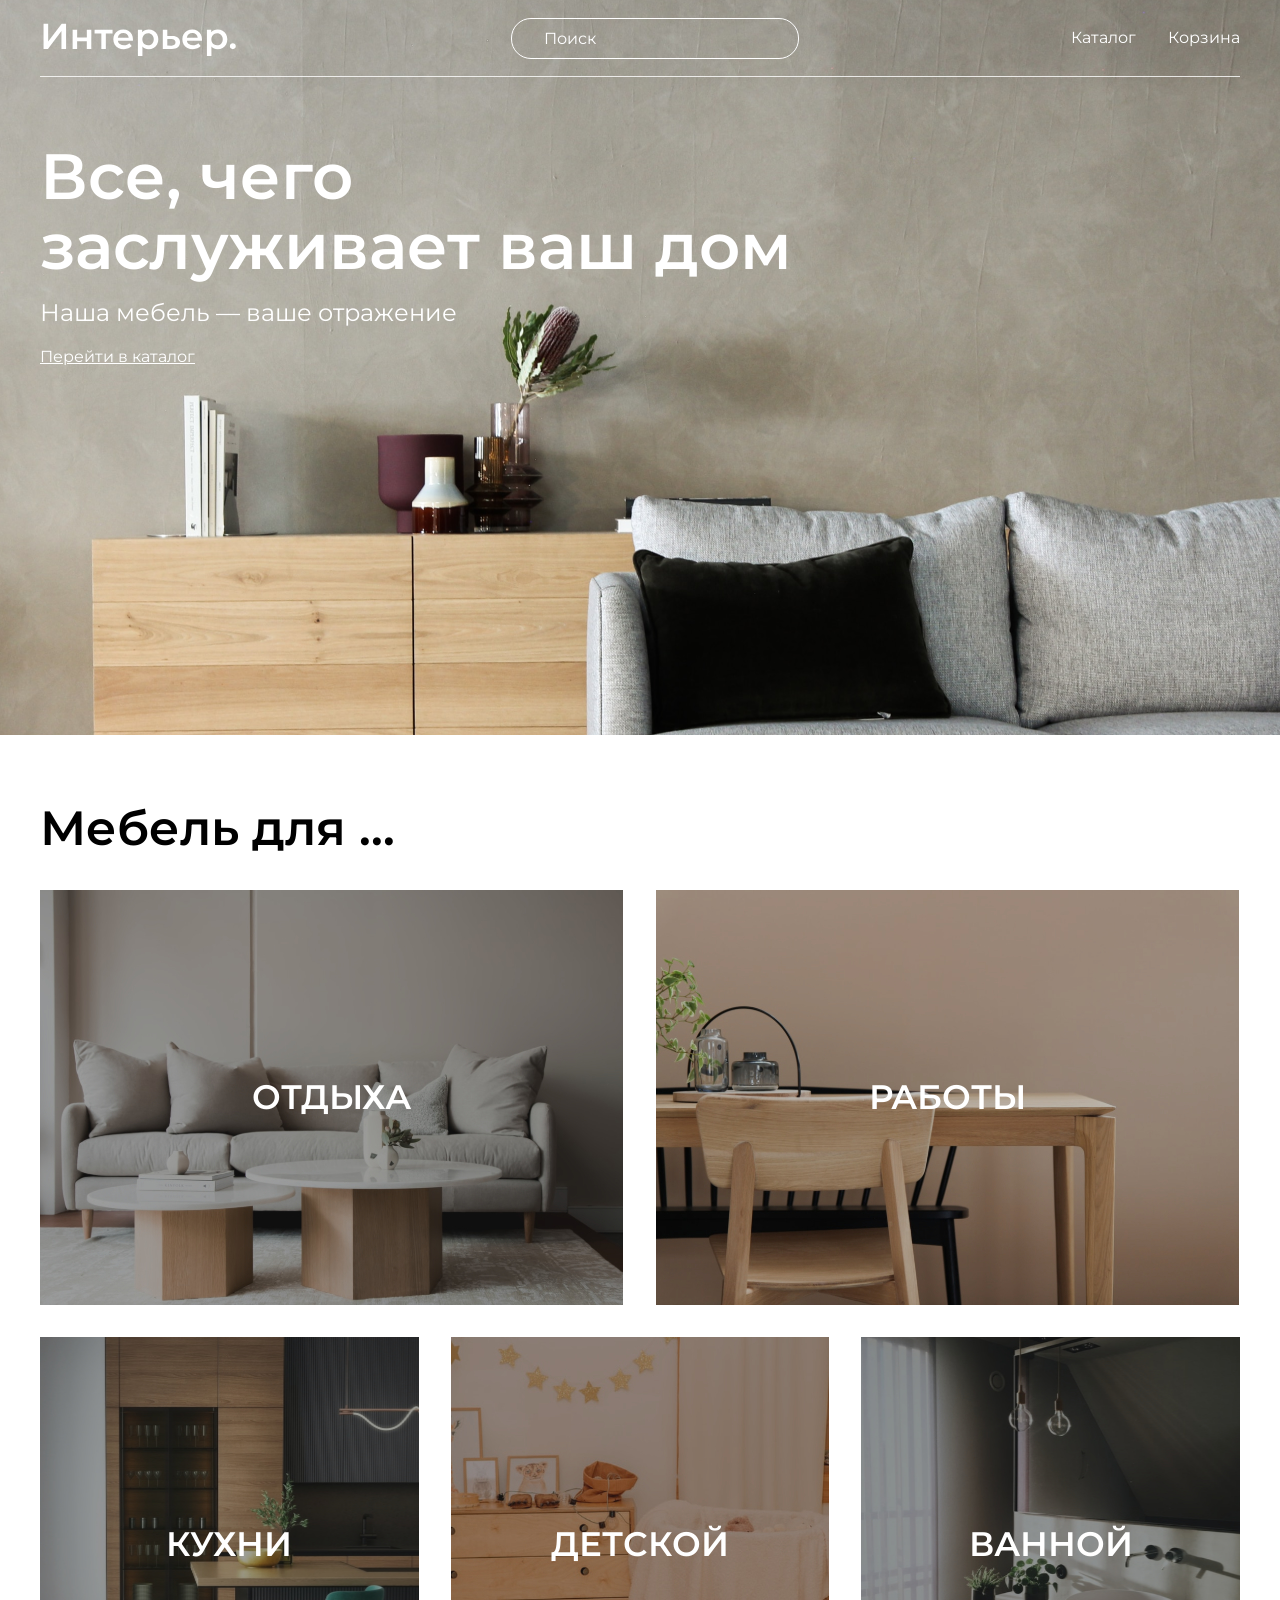
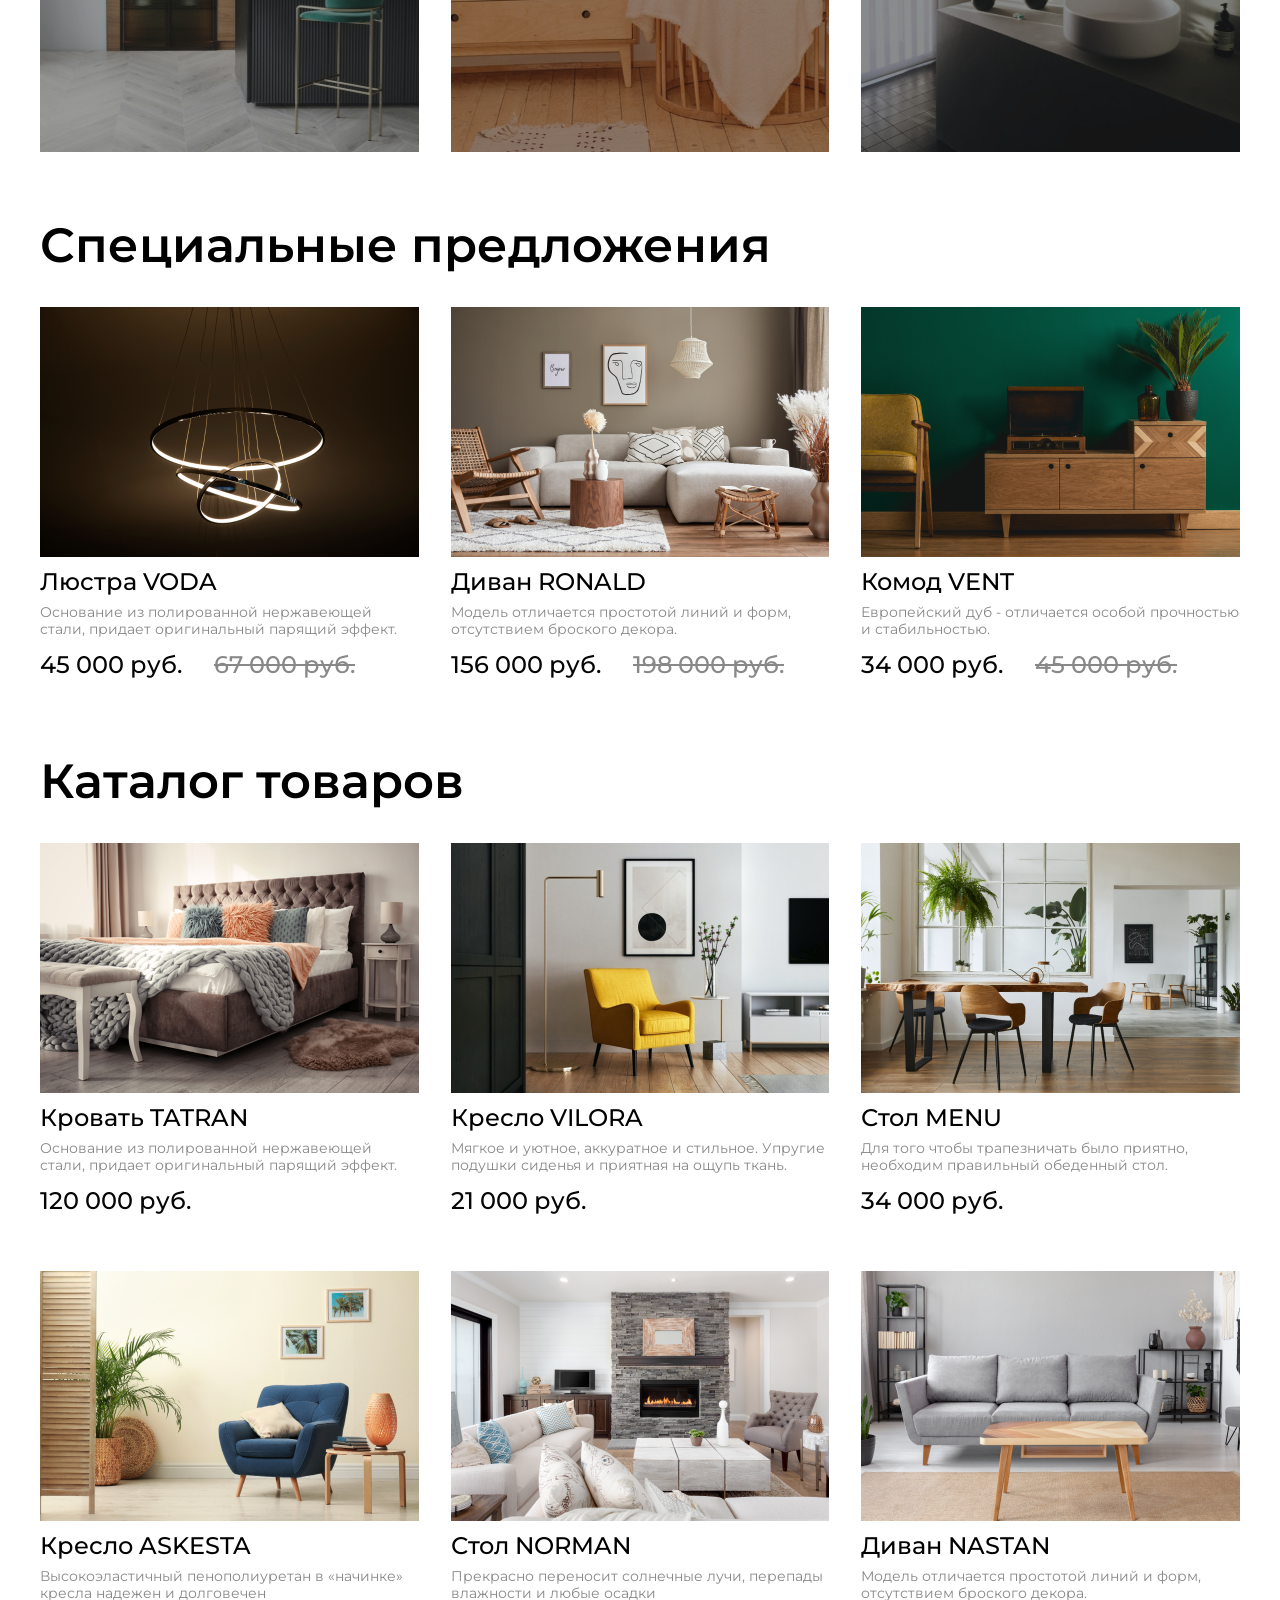
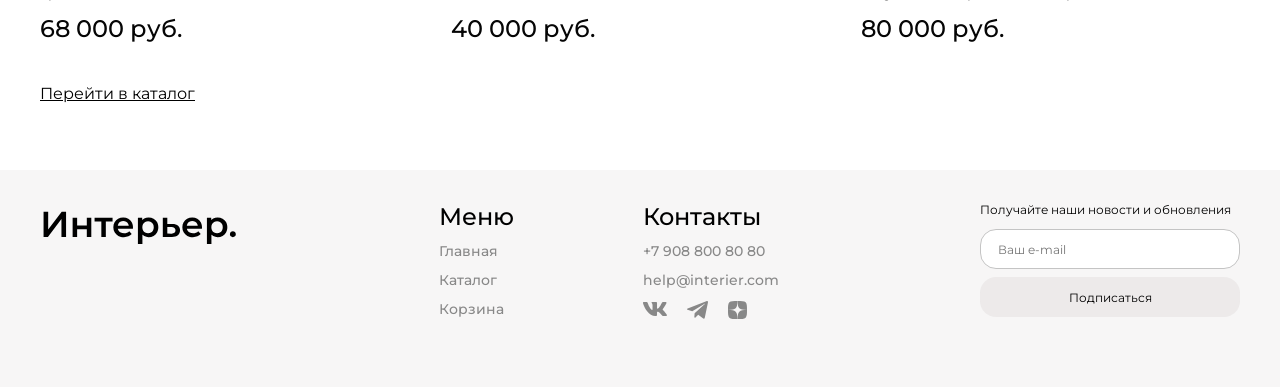
<file: index.html>
<!--ГЛАВНАЯ СТРАНИЦА-->

<!DOCTYPE html>
<html lang="ru">

<head>
    <meta charset="UTF-8">
    <meta name="viewport" content="width=device-width, initial-scale=1.0">
    <meta name="viewport" content="width=device-width, initial-scale=1.0, user-scalable=yes">
    <link rel="preconnect" href="https://fonts.googleapis.com">
    <link rel="preconnect" href="https://fonts.gstatic.com" crossorigin>
    <link href="https://fonts.googleapis.com/css2?family=Montserrat:ital,wght@400;500;600&display=swap"
        rel="stylesheet">
    <link rel="preconnect" href="https://fonts.googleapis.com">
    <link rel="preconnect" href="https://fonts.gstatic.com" crossorigin>
    <link rel="preconnect" href="https://fonts.googleapis.com">
    <link rel="preconnect" href="https://fonts.gstatic.com" crossorigin>
    <link
        href="https://fonts.googleapis.com/css2?family=Montserrat:ital,wght@0,100..900;1,100..900&family=Poppins:ital,wght@0,100;0,200;0,300;0,400;0,500;0,600;0,700;0,800;0,900;1,100;1,200;1,300;1,400;1,500;1,600;1,700;1,800;1,900&display=swap"
        rel="stylesheet">
    <link
        href="https://fonts.googleapis.com/css2?family=Poppins:ital,wght@0,100;0,200;0,300;0,400;0,500;0,600;0,700;0,800;0,900;1,100;1,200;1,300;1,400;1,500;1,600;1,700;1,800;1,900&display=swap"
        rel="stylesheet">
    <title>Главная страница</title>
    <link rel="stylesheet" href="style.css">
</head>

<body>
    <div class="top center">
        <header class="header">
            <a href="index.html" class="header__img">
                <svg viewBox="0 0 198 44" xmlns="http://www.w3.org/2000/svg" xmlns:xlink="http://www.w3.org/1999/xlink"
                    width="198" height="44" fill="none">
                    <path id="Interior-1"
                        d="M3.564 9.706L8.172 9.706L8.172 27.598L21.708 9.706L26.064 9.706L26.064 34.906L21.456 34.906L21.456 17.05L7.92 34.906L3.564 34.906L3.564 9.706ZM32.6256 15.682L37.1256 15.682L37.1256 23.494L46.8096 23.494L46.8096 15.682L51.3096 15.682L51.3096 34.906L46.8096 34.906L46.8096 27.31L37.1256 27.31L37.1256 34.906L32.6256 34.906L32.6256 15.682ZM72.5684 19.498L65.8364 19.498L65.8364 34.906L61.3364 34.906L61.3364 19.498L54.5684 19.498L54.5684 15.682L72.5684 15.682L72.5684 19.498ZM92.9888 25.402C92.9888 25.714 92.9648 26.158 92.9168 26.734L77.8328 26.734C78.0968 28.15 78.7808 29.278 79.8848 30.118C81.0128 30.934 82.4048 31.342 84.0608 31.342C86.1728 31.342 87.9128 30.646 89.2808 29.254L91.6928 32.026C90.8288 33.058 89.7368 33.838 88.4168 34.366C87.0968 34.894 85.6088 35.158 83.9528 35.158C81.8408 35.158 79.9808 34.738 78.3728 33.898C76.7648 33.058 75.5168 31.894 74.6288 30.406C73.7648 28.894 73.3328 27.19 73.3328 25.294C73.3328 23.422 73.7528 21.742 74.5928 20.254C75.4568 18.742 76.6448 17.566 78.1568 16.726C79.6688 15.886 81.3728 15.466 83.2688 15.466C85.1408 15.466 86.8088 15.886 88.2728 16.726C89.7608 17.542 90.9128 18.706 91.7288 20.218C92.5688 21.706 92.9888 23.434 92.9888 25.402ZM83.2688 19.066C81.8288 19.066 80.6048 19.498 79.5968 20.362C78.6128 21.202 78.0128 22.33 77.7968 23.746L88.7048 23.746C88.5128 22.354 87.9248 21.226 86.9408 20.362C85.9568 19.498 84.7328 19.066 83.2688 19.066ZM108.567 15.466C110.439 15.466 112.107 15.874 113.571 16.69C115.059 17.506 116.223 18.658 117.063 20.146C117.903 21.634 118.323 23.35 118.323 25.294C118.323 27.238 117.903 28.966 117.063 30.478C116.223 31.966 115.059 33.118 113.571 33.934C112.107 34.75 110.439 35.158 108.567 35.158C105.975 35.158 103.923 34.294 102.411 32.566L102.411 41.89L97.9107 41.89L97.9107 15.682L102.195 15.682L102.195 18.202C102.939 17.29 103.851 16.606 104.931 16.15C106.035 15.694 107.247 15.466 108.567 15.466ZM108.063 31.306C109.719 31.306 111.075 30.754 112.131 29.65C113.211 28.546 113.751 27.094 113.751 25.294C113.751 23.494 113.211 22.042 112.131 20.938C111.075 19.834 109.719 19.282 108.063 19.282C106.983 19.282 106.011 19.534 105.147 20.038C104.283 20.518 103.599 21.214 103.095 22.126C102.591 23.038 102.339 24.094 102.339 25.294C102.339 26.494 102.591 27.55 103.095 28.462C103.599 29.374 104.283 30.082 105.147 30.586C106.011 31.066 106.983 31.306 108.063 31.306ZM132.449 22.018C134.897 22.018 136.769 22.57 138.065 23.674C139.385 24.778 140.045 26.338 140.045 28.354C140.045 30.466 139.325 32.098 137.885 33.25C136.445 34.402 134.417 34.966 131.801 34.942L122.801 34.906L122.801 15.682L127.301 15.682L127.301 21.982L132.449 22.018ZM131.405 31.63C132.725 31.654 133.733 31.378 134.429 30.802C135.125 30.226 135.473 29.386 135.473 28.282C135.473 27.202 135.137 26.41 134.465 25.906C133.793 25.402 132.773 25.138 131.405 25.114L127.301 25.078L127.301 31.594L131.405 31.63ZM162.001 25.402C162.001 25.714 161.977 26.158 161.929 26.734L146.845 26.734C147.109 28.15 147.793 29.278 148.897 30.118C150.025 30.934 151.417 31.342 153.073 31.342C155.185 31.342 156.925 30.646 158.293 29.254L160.705 32.026C159.841 33.058 158.749 33.838 157.429 34.366C156.109 34.894 154.621 35.158 152.965 35.158C150.853 35.158 148.993 34.738 147.385 33.898C145.777 33.058 144.529 31.894 143.641 30.406C142.777 28.894 142.345 27.19 142.345 25.294C142.345 23.422 142.765 21.742 143.605 20.254C144.469 18.742 145.657 17.566 147.169 16.726C148.681 15.886 150.385 15.466 152.281 15.466C154.153 15.466 155.821 15.886 157.285 16.726C158.773 17.542 159.925 18.706 160.741 20.218C161.581 21.706 162.001 23.434 162.001 25.402ZM152.281 19.066C150.841 19.066 149.617 19.498 148.609 20.362C147.625 21.202 147.025 22.33 146.809 23.746L157.717 23.746C157.525 22.354 156.937 21.226 155.953 20.362C154.969 19.498 153.745 19.066 152.281 19.066ZM177.578 15.466C179.45 15.466 181.118 15.874 182.582 16.69C184.07 17.506 185.234 18.658 186.074 20.146C186.914 21.634 187.334 23.35 187.334 25.294C187.334 27.238 186.914 28.966 186.074 30.478C185.234 31.966 184.07 33.118 182.582 33.934C181.118 34.75 179.45 35.158 177.578 35.158C174.986 35.158 172.934 34.294 171.422 32.566L171.422 41.89L166.922 41.89L166.922 15.682L171.206 15.682L171.206 18.202C171.95 17.29 172.862 16.606 173.942 16.15C175.046 15.694 176.258 15.466 177.578 15.466ZM177.074 31.306C178.73 31.306 180.086 30.754 181.142 29.65C182.222 28.546 182.762 27.094 182.762 25.294C182.762 23.494 182.222 22.042 181.142 20.938C180.086 19.834 178.73 19.282 177.074 19.282C175.994 19.282 175.022 19.534 174.158 20.038C173.294 20.518 172.61 21.214 172.106 22.126C171.602 23.038 171.35 24.094 171.35 25.294C171.35 26.494 171.602 27.55 172.106 28.462C172.61 29.374 173.294 30.082 174.158 30.586C175.022 31.066 175.994 31.306 177.074 31.306ZM192.829 35.158C192.014 35.158 191.318 34.882 190.742 34.33C190.165 33.754 189.878 33.034 189.878 32.17C189.878 31.282 190.154 30.562 190.706 30.01C191.281 29.458 191.99 29.182 192.829 29.182C193.669 29.182 194.365 29.458 194.917 30.01C195.493 30.562 195.781 31.282 195.781 32.17C195.781 33.034 195.493 33.754 194.917 34.33C194.342 34.882 193.646 35.158 192.829 35.158Z"
                        fill="rgb(255,255,255)" fill-rule="nonzero" />
                </svg>
            </a>
            <input class="header__input" type="text" placeholder="Поиск">
            <nav>
                <ul class="header__menu">
                    <li class="header__links"><a class="header__links" href="testcat.html">Каталог</a></li>
                    <li class="header__links">
                        <button class="modalbtn" onclick="toggleCart()"
                            style="background:none; border:none; color:white; font-size:16px; cursor:pointer; font-family:inherit; padding:0;">
                            Корзина
                        </button>
                        <details class="modal" id="modalCart">
                            <summary class="modal__summary"></summary>
                            <div class="modal__overlay" onclick="document.getElementById('modalCart').open = false">
                                <div class="modal__container">
                                    <div class="modal__content">
                                        <div class="modal__box">
                                            <div class="modal__left">
                                                <img class="modal__image" src="image/table.jpg" alt="table">
                                                <div class="modal__info">
                                                    <h2 class="modal__heading">Стол MENU</h2>
                                                    <p class="modal__price">34 000 руб.</p>
                                                    <div class="modal__link">
                                                        <a class="modal__links" href="#">Избранные</a>
                                                        <a class="modal__links" href="#">Удалить</a>
                                                    </div>
                                                </div>
                                            </div>
                                            <div class="modal__input">
                                                <input type="number" class="modal__num" value="1" max="10">
                                                <div class="modal__top"></div>
                                                <div class="modal__bottom"></div>
                                            </div>
                                        </div>
                                        <div class="modal__box modal__box_bottom">
                                            <div class="modal__left">
                                                <img class="modal__image" src="image/divan.jpg" alt="sofa">
                                                <div class="modal__info">
                                                    <h2 class="modal__heading">Диван NASTAN</h2>
                                                    <p class="modal__price">80 000 руб.</p>
                                                    <div class="modal__link">
                                                        <a class="modal__links" href="#">Избранные</a>
                                                        <a class="modal__links" href="#">Удалить</a>
                                                    </div>
                                                </div>
                                            </div>
                                            <div class="modal__input">
                                                <input type="number" class="modal__num" value="1">
                                                <div class="modal__top"></div>
                                                <div class="modal__bottom"></div>
                                            </div>
                                        </div>
                                        <div class="modal__btn">
                                            <p class="modal__regpricing"><span class="modal__pricing">Итого:</span> 114
                                                000 руб.</p>
                                            <a href="testcart.html" class="modal__regbtn">Оформить заказ</a>
                                        </div>
                                    </div>
                                </div>
                            </div>
                        </details>
                    </li>
                </ul>
            </nav>
            <div class="header__mobile">
                <a href="#">
                    <svg width="19" height="19" viewBox="0 0 19 19" fill="none" xmlns="http://www.w3.org/2000/svg">
                        <g clip-path="url(#clip0_53373_428)">
                            <path
                                d="M9.29907 1.11316C10.9342 1.06267 12.5273 1.63644 13.7542 2.71863C14.9811 3.80099 15.7498 5.31046 15.9036 6.93933C16.0545 8.53827 15.5992 10.133 14.634 11.4139L17.968 14.7469C18.0508 14.8297 18.1166 14.9279 18.1614 15.036C18.2062 15.1442 18.2297 15.2607 18.2297 15.3778C18.2297 15.4949 18.2062 15.6114 18.1614 15.7196C18.1165 15.8277 18.0508 15.9259 17.968 16.0087C17.8853 16.0914 17.7871 16.1572 17.679 16.202C17.5707 16.2469 17.4543 16.2694 17.3372 16.2694C17.22 16.2694 17.1036 16.2469 16.9954 16.202C16.8873 16.1572 16.789 16.0914 16.7063 16.0087L13.3733 12.6747C12.0925 13.6424 10.4962 14.0991 8.89575 13.9491C7.26568 13.7962 5.75519 13.0275 4.67212 11.7997C3.58905 10.5718 3.01496 8.97713 3.06665 7.3407C3.11846 5.7041 3.79274 4.14806 4.95142 2.99109C6.10904 1.83516 7.66391 1.16376 9.29907 1.11316ZM9.50903 2.91882C8.28235 2.92382 7.10691 3.41275 6.2395 4.28015C5.37213 5.14755 4.88317 6.32302 4.87817 7.54968C4.87324 8.77628 5.35288 9.95557 6.21313 10.83C6.64353 11.2674 7.15644 11.6151 7.72192 11.8534C8.28759 12.0918 8.89521 12.2161 9.50903 12.2186C10.1227 12.2211 10.7307 12.1017 11.2981 11.868C11.8657 11.6343 12.3816 11.2903 12.8157 10.8563C13.2497 10.4223 13.5936 9.90633 13.8274 9.33875C14.061 8.77131 14.1804 8.16333 14.178 7.54968C14.1755 6.93585 14.0511 6.32824 13.8127 5.76257C13.5744 5.19707 13.2267 4.68419 12.7893 4.25378C11.9149 3.3935 10.7357 2.91387 9.50903 2.91882Z"
                                fill="white" stroke="white" stroke-width="0.2" />
                        </g>
                        <defs>
                            <clipPath id="clip0_53373_428">
                                <rect width="19" height="19" fill="white" />
                            </clipPath>
                        </defs>
                    </svg>
                </a>
                <a href="testcat.html">
                    <svg width="20" height="20" viewBox="0 0 20 20" fill="none" xmlns="http://www.w3.org/2000/svg">
                        <rect width="4.57143" height="4.57143" fill="white" />
                        <rect y="7.31427" width="4.57143" height="4.57143" fill="white" />
                        <rect y="14.6285" width="4.57143" height="4.57143" fill="white" />
                        <rect x="7.31348" y="7.31427" width="4.57143" height="4.57143" fill="white" />
                        <rect x="7.31348" y="14.6285" width="4.57143" height="4.57143" fill="white" />
                        <rect x="7.31348" width="4.57143" height="4.57143" fill="white" />
                        <rect x="14.6279" y="7.31427" width="4.57143" height="4.57143" fill="white" />
                        <rect x="14.6279" y="14.6285" width="4.57143" height="4.57143" fill="white" />
                        <rect x="14.6279" width="4.57143" height="4.57143" fill="white" />
                    </svg>
                </a>
                <a href="testcart.html">
                    <svg width="25" height="25" viewBox="0 0 25 25" fill="none" xmlns="http://www.w3.org/2000/svg">
                        <path id="Interior-cart"
                            d="M14.5834 20.8333C15.1359 20.8333 15.6658 20.6138 16.0566 20.2231C16.4473 19.8324 16.6667 19.3025 16.6667 18.75C16.6667 18.1975 16.4473 17.6676 16.0566 17.2768C15.6658 16.8861 15.1359 16.6667 14.5834 16.6667C14.0309 16.6667 13.501 16.8861 13.1103 17.2768C12.7196 17.6676 12.5001 18.1975 12.5001 18.75C12.5001 19.3025 12.7196 19.8324 13.1103 20.2231C13.501 20.6138 14.0309 20.8333 14.5834 20.8333ZM7.29174 20.8333C7.84428 20.8333 8.37418 20.6138 8.76488 20.2231C9.15558 19.8324 9.37508 19.3025 9.37508 18.75C9.37508 18.1975 9.15558 17.6676 8.76488 17.2768C8.37418 16.8861 7.84428 16.6667 7.29174 16.6667C6.73921 16.6667 6.20931 16.8861 5.81861 17.2768C5.4279 17.6676 5.20841 18.1975 5.20841 18.75C5.20841 19.3025 5.4279 19.8324 5.81861 20.2231C6.20931 20.6138 6.73921 20.8333 7.29174 20.8333ZM20.873 6.16978C21.133 6.16139 21.3796 6.0522 21.5606 5.86528C21.7416 5.67837 21.8428 5.42839 21.8428 5.16822C21.8428 4.90804 21.7416 4.65807 21.5606 4.47115C21.3796 4.28424 21.133 4.17504 20.873 4.16666H19.674C18.7345 4.16666 17.922 4.81874 17.7178 5.73541L16.4126 11.6125C16.2084 12.5292 15.3959 13.1812 14.4563 13.1812H6.63133L5.12924 7.17082H14.8636C15.1212 7.15907 15.3644 7.04847 15.5425 6.86202C15.7206 6.67558 15.82 6.42764 15.82 6.16978C15.82 5.91192 15.7206 5.66398 15.5425 5.47754C15.3644 5.2911 15.1212 5.18049 14.8636 5.16874H5.12924C4.82473 5.16865 4.5242 5.23799 4.25051 5.37148C3.97682 5.50498 3.73716 5.69912 3.54976 5.93914C3.36236 6.17916 3.23215 6.45875 3.16903 6.75665C3.10591 7.05455 3.11154 7.36292 3.1855 7.65832L4.68758 13.6667C4.79586 14.1002 5.046 14.4851 5.39821 14.7601C5.75042 15.0351 6.18447 15.1844 6.63133 15.1844H14.4563C15.368 15.1845 16.2524 14.8737 16.9636 14.3032C17.6748 13.7328 18.1701 12.9368 18.3678 12.0469L19.674 6.16978H20.873Z"
                            fill="white" />
                    </svg>
                </a>
            </div>
        </header>
        <section class="section">
            <h1 class="section__heading">Все, чего <br>
                заслуживает ваш дом</h1>
            <p class="section__text">Наша мебель — ваше отражение</p>
            <a class="section__btn" href="testcat.html">Перейти в каталог</a>
        </section>
    </div>
    <div class="furniture center">
        <h2 class="furniture__heading">Мебель для ...</h2>
        <div class="for">
            <div class="for__item for__item_1 for__item_big">ОТДЫХА</div>
            <div class="for__item for__item_2 for__item_big">РАБОТЫ</div>
            <div class="for__item for__item_3 for__item_small">КУХНИ</div>
            <div class="for__item for__item_4 for__item_small">ДЕТСКОЙ</div>
            <div class="for__item for__item_5 for__item_small">ВАННОЙ</div>
        </div>
    </div>
    <section class="special center">
        <h2 class="special__heading">Специальные <span class="special__mobile">предложения</span></h2>
        <div class="special__product">
            <article class="product">
                <div class="product__icons">
                    <img src="image/key.svg" class="icon" alt="key">
                    <img src="image/heart.png" class="icon" alt="heart">
                </div>
                <img class="product__img" src="image/voda.png" alt="voda">
                <h3 class="product__name">Люстра VODA</h3>
                <p class="product__text">Основание из полированной нержавеющей стали, придает оригинальный парящий
                    эффект.</p>
                <div class="price">
                    <p class="product__price">45 000 руб.</p>
                    <p class="product__price product__price_sale">67 000 руб.</p>
                </div>
            </article>
            <article class="product">
                <div class="product__icons">
                    <img src="image/key.svg" class="icon" alt="key">
                    <img src="image/heart.png" class="icon" alt="heart">
                </div>
                <img class="product__img" src="image/ronald.png" alt="divan">
                <h3 class="product__name">Диван RONALD</h3>
                <p class="product__text">Модель отличается простотой линий и форм, отсутствием броского декора.</p>
                <div class="price">
                    <p class="product__price">156 000 руб.</p>
                    <p class="product__price product__price_sale">198 000 руб.</p>
                </div>
            </article>
            <article class="product">
                <div class="product__icons">
                    <img src="image/key.svg" class="icon" alt="key">
                    <img src="image/heart.png" class="icon" alt="heart">
                </div>
                <img class="product__img" src="image/vent.png" alt="vent">
                <h3 class="product__name">Комод VENT</h3>
                <p class="product__text">Европейский дуб - отличается особой прочностью и стабильностью.</p>
                <div class="price">
                    <p class="product__price">34 000 руб.</p>
                    <p class="product__price product__price_sale">45 000 руб.</p>
                </div>
            </article>
        </div>
    </section>
    <section class="catalog center">
        <h2 class="catalog__heading">Каталог товаров</h2>
        <div class="catalog__product">
            <article class="product">
                <div class="product__icons">
                    <img src="image/key.svg" class="icon" alt="key">
                    <img src="image/heart.png" class="icon" alt="heart">
                </div>
                <img src="image/tatran.png" alt="tatran" class="product__img">
                <h3 class="product__name">Кровать TATRAN</h3>
                <p class="product__text">Основание из полированной нержавеющей стали, придает оригинальный парящий
                    эффект.</p>
                <p class="product__price">120 000 руб.</p>
            </article>
            <article class="product">
                <div class="product__icons">
                    <img src="image/key.svg" class="icon" alt="key">
                    <img src="image/heart.png" class="icon" alt="heart">
                </div>
                <img src="image/vilora.png" alt="vilora" class="product__img">
                <h3 class="product__name">Кресло VILORA</h3>
                <p class="product__text">Мягкое и уютное, аккуратное и стильное. Упругие подушки сиденья и приятная на
                    ощупь ткань. </p>
                <p class="product__price">21 000 руб.</p>
            </article>
            <article class="product">
                <div class="product__icons">
                    <img src="image/key.svg" class="icon" alt="key">
                    <img src="image/heart.png" class="icon" alt="heart">
                </div>
                <img src="image/menu.png" alt="menu" class="product__img">
                <h3 class="product__name">Стол MENU</h3>
                <p class="product__text">Для того чтобы трапезничать было приятно, необходим правильный обеденный стол.
                </p>
                <p class="product__price">34 000 руб.</p>
            </article>
            <article class="product">
                <div class="product__icons">
                    <img src="image/key.svg" class="icon" alt="key">
                    <img src="image/heart.png" class="icon" alt="heart">
                </div>
                <img src="image/askesta.png" alt="askesta" class="product__img">
                <h3 class="product__name">Кресло ASKESTA</h3>
                <p class="product__text">Высокоэластичный пенополиуретан в «начинке» кресла надежен и долговечен</p>
                <p class="product__price">68 000 руб.</p>
            </article>
            <article class="product">
                <div class="product__icons">
                    <img src="image/key.svg" class="icon" alt="key">
                    <img src="image/heart.png" class="icon" alt="heart">
                </div>
                <img src="image/norman.png" alt="norman" class="product__img">
                <h3 class="product__name">Стол NORMAN</h3>
                <p class="product__text">Прекрасно переносит солнечные лучи, перепады влажности и любые осадки</p>
                <p class="product__price">40 000 руб.</p>
            </article>
            <article class="product">
                <div class="product__icons">
                    <img src="image/key.svg" class="icon" alt="key">
                    <img src="image/heart.png" class="icon" alt="heart">
                </div>
                <img src="image/nastan.png" alt="nastan" class="product__img">
                <h3 class="product__name">Диван NASTAN</h3>
                <p class="product__text">Модель отличается простотой линий и форм, отсутствием броского декора. </p>
                <p class="product__price">80 000 руб.</p>
            </article>
        </div>
        <div class="link center">
            <a class="link__catalog" href="testcat.html">Перейти в каталог</a>
        </div>
    </section>
    <footer class="footer center">
        <div class="footer__logo">
            <a href="index.html">
                <svg viewBox="0 0 198 44" xmlns="http://www.w3.org/2000/svg" xmlns:xlink="http://www.w3.org/1999/xlink"
                    width="198" height="44" fill="none">
                    <path id="Interior-footer"
                        d="M3.564 34.906L3.564 9.706L8.172 9.706L8.172 27.598L21.708 9.706L26.064 9.706L26.064 34.906L21.456 34.906L21.456 17.05L7.92 34.906L3.564 34.906ZM32.6256 34.906L32.6256 15.682L37.1256 15.682L37.1256 23.494L46.8096 23.494L46.8096 15.682L51.3096 15.682L51.3096 34.906L46.8096 34.906L46.8096 27.31L37.1256 27.31L37.1256 34.906L32.6256 34.906ZM61.3364 34.906L61.3364 18.418L62.3804 19.498L54.5684 19.498L54.5684 15.682L72.5684 15.682L72.5684 19.498L64.7924 19.498L65.8364 18.418L65.8364 34.906L61.3364 34.906ZM83.9528 35.158C81.8168 35.158 79.9448 34.738 78.3368 33.898C76.7528 33.034 75.5168 31.858 74.6288 30.37C73.7648 28.882 73.3328 27.19 73.3328 25.294C73.3328 23.374 73.7528 21.682 74.5928 20.218C75.4568 18.73 76.6328 17.566 78.1208 16.726C79.6328 15.886 81.3488 15.466 83.2688 15.466C85.1408 15.466 86.8088 15.874 88.2728 16.69C89.7368 17.506 90.8888 18.658 91.7288 20.146C92.5688 21.634 92.9888 23.386 92.9888 25.402C92.9888 25.594 92.9768 25.81 92.9528 26.05C92.9528 26.29 92.9408 26.518 92.9168 26.734L76.8968 26.734L76.8968 23.746L90.5408 23.746L88.7768 24.682C88.8008 23.578 88.5728 22.606 88.0928 21.766C87.6128 20.926 86.9528 20.266 86.1128 19.786C85.2968 19.306 84.3488 19.066 83.2688 19.066C82.1648 19.066 81.1928 19.306 80.3528 19.786C79.5368 20.266 78.8888 20.938 78.4088 21.802C77.9528 22.642 77.7248 23.638 77.7248 24.79L77.7248 25.51C77.7248 26.662 77.9888 27.682 78.5168 28.57C79.0448 29.458 79.7888 30.142 80.7488 30.622C81.7088 31.102 82.8128 31.342 84.0608 31.342C85.1408 31.342 86.1128 31.174 86.9768 30.838C87.8408 30.502 88.6088 29.974 89.2808 29.254L91.6928 32.026C90.8288 33.034 89.7368 33.814 88.4168 34.366C87.1208 34.894 85.6328 35.158 83.9528 35.158ZM108.567 35.158C107.007 35.158 105.579 34.798 104.283 34.078C103.011 33.358 101.991 32.278 101.223 30.838C100.479 29.374 100.107 27.526 100.107 25.294C100.107 23.038 100.467 21.19 101.187 19.75C101.931 18.31 102.939 17.242 104.211 16.546C105.483 15.826 106.935 15.466 108.567 15.466C110.463 15.466 112.131 15.874 113.571 16.69C115.035 17.506 116.187 18.646 117.027 20.11C117.891 21.574 118.323 23.302 118.323 25.294C118.323 27.286 117.891 29.026 117.027 30.514C116.187 31.978 115.035 33.118 113.571 33.934C112.131 34.75 110.463 35.158 108.567 35.158ZM97.9107 41.89L97.9107 15.682L102.195 15.682L102.195 20.218L102.051 25.33L102.411 30.442L102.411 41.89L97.9107 41.89ZM108.063 31.306C109.143 31.306 110.103 31.066 110.943 30.586C111.807 30.106 112.491 29.41 112.995 28.498C113.499 27.586 113.751 26.518 113.751 25.294C113.751 24.046 113.499 22.978 112.995 22.09C112.491 21.178 111.807 20.482 110.943 20.002C110.103 19.522 109.143 19.282 108.063 19.282C106.983 19.282 106.011 19.522 105.147 20.002C104.283 20.482 103.599 21.178 103.095 22.09C102.591 22.978 102.339 24.046 102.339 25.294C102.339 26.518 102.591 27.586 103.095 28.498C103.599 29.41 104.283 30.106 105.147 30.586C106.011 31.066 106.983 31.306 108.063 31.306ZM132.449 22.018C134.921 22.018 136.805 22.57 138.101 23.674C139.397 24.778 140.045 26.338 140.045 28.354C140.045 30.442 139.325 32.074 137.885 33.25C136.445 34.402 134.417 34.966 131.801 34.942L122.801 34.906L122.801 15.682L127.301 15.682L127.301 21.982L132.449 22.018ZM131.405 31.63C132.725 31.654 133.733 31.378 134.429 30.802C135.125 30.226 135.473 29.386 135.473 28.282C135.473 27.178 135.125 26.386 134.429 25.906C133.757 25.402 132.749 25.138 131.405 25.114L127.301 25.078L127.301 31.594L131.405 31.63ZM152.965 35.158C150.829 35.158 148.957 34.738 147.349 33.898C145.765 33.034 144.529 31.858 143.641 30.37C142.777 28.882 142.345 27.19 142.345 25.294C142.345 23.374 142.765 21.682 143.605 20.218C144.469 18.73 145.645 17.566 147.133 16.726C148.645 15.886 150.361 15.466 152.281 15.466C154.153 15.466 155.821 15.874 157.285 16.69C158.749 17.506 159.901 18.658 160.741 20.146C161.581 21.634 162.001 23.386 162.001 25.402C162.001 25.594 161.989 25.81 161.965 26.05C161.965 26.29 161.953 26.518 161.929 26.734L145.909 26.734L145.909 23.746L159.553 23.746L157.789 24.682C157.813 23.578 157.585 22.606 157.105 21.766C156.625 20.926 155.965 20.266 155.125 19.786C154.309 19.306 153.361 19.066 152.281 19.066C151.177 19.066 150.205 19.306 149.365 19.786C148.549 20.266 147.901 20.938 147.421 21.802C146.965 22.642 146.737 23.638 146.737 24.79L146.737 25.51C146.737 26.662 147.001 27.682 147.529 28.57C148.057 29.458 148.801 30.142 149.761 30.622C150.721 31.102 151.825 31.342 153.073 31.342C154.153 31.342 155.125 31.174 155.989 30.838C156.853 30.502 157.621 29.974 158.293 29.254L160.705 32.026C159.841 33.034 158.749 33.814 157.429 34.366C156.133 34.894 154.645 35.158 152.965 35.158ZM177.578 35.158C176.018 35.158 174.59 34.798 173.294 34.078C172.022 33.358 171.002 32.278 170.234 30.838C169.49 29.374 169.118 27.526 169.118 25.294C169.118 23.038 169.478 21.19 170.198 19.75C170.942 18.31 171.95 17.242 173.222 16.546C174.494 15.826 175.946 15.466 177.578 15.466C179.474 15.466 181.142 15.874 182.582 16.69C184.046 17.506 185.198 18.646 186.038 20.11C186.902 21.574 187.334 23.302 187.334 25.294C187.334 27.286 186.902 29.026 186.038 30.514C185.198 31.978 184.046 33.118 182.582 33.934C181.142 34.75 179.474 35.158 177.578 35.158ZM166.922 41.89L166.922 15.682L171.206 15.682L171.206 20.218L171.062 25.33L171.422 30.442L171.422 41.89L166.922 41.89ZM177.074 31.306C178.154 31.306 179.114 31.066 179.954 30.586C180.818 30.106 181.502 29.41 182.006 28.498C182.51 27.586 182.762 26.518 182.762 25.294C182.762 24.046 182.51 22.978 182.006 22.09C181.502 21.178 180.818 20.482 179.954 20.002C179.114 19.522 178.154 19.282 177.074 19.282C175.994 19.282 175.022 19.522 174.158 20.002C173.294 20.482 172.61 21.178 172.106 22.09C171.602 22.978 171.35 24.046 171.35 25.294C171.35 26.518 171.602 27.586 172.106 28.498C172.61 29.41 173.294 30.106 174.158 30.586C175.022 31.066 175.994 31.306 177.074 31.306ZM192.865 35.158C192.049 35.158 191.353 34.882 190.777 34.33C190.201 33.754 189.913 33.034 189.913 32.17C189.913 31.258 190.201 30.538 190.777 30.01C191.353 29.458 192.049 29.182 192.865 29.182C193.681 29.182 194.377 29.458 194.953 30.01C195.529 30.538 195.817 31.258 195.817 32.17C195.817 33.034 195.529 33.754 194.953 34.33C194.377 34.882 193.681 35.158 192.865 35.158Z"
                        fill="rgb(0,0,0)" fill-rule="nonzero" />
                </svg>
            </a>
        </div>
        <div class="footer__box">
            <div class="footer__menu">
                <h4 class="footer__title footer__title_menu">Меню</h4>
                <nav>
                    <ul class="footer__nav">
                        <li class="footer__links"><a class="footer__links" href="index.html">Главная</a></li>
                        <li class="footer__links"><a class="footer__links" href="testcat.html">Каталог</a></li>
                        <li class="footer__links"><a class="footer__links" href="testcart.html">Корзина</a></li>
                    </ul>
                </nav>
            </div>
            <div class="footer__info">
                <div class="footer__contact">
                    <h4 class="footer__title">Контакты</h4>
                    <a class="footer__links" href="tel:+79088008080">+7 908 800 80 80</a>
                    <a class="footer__links" href="mailto:help@interier.com">help@interier.com</a>
                </div>
                <div class="footer__icons">
                    <a href="#">
                        <svg class="icons" viewBox="0 0 24.0005 14" xmlns="http://www.w3.org/2000/svg"
                            xmlns:xlink="http://www.w3.org/1999/xlink" width="24.000504" height="14.000000" fill="none">
                            <path id="Vector-social-1"
                                d="M23.45 0.948C23.616 0.402 23.45 0 
                        22.655 0L20.03 0C19.362 0 19.054 0.347 
                        18.887 0.73C18.887 0.73 17.552 3.926
                         15.661 6.002C15.049 6.604 14.771
                          6.795 14.437 6.795C14.27 6.795 
                          14.019 6.604 14.019 6.057L14.019 
                          0.948C14.019 0.292 13.835 0 13.279
                           0L9.151 0C8.734 0 8.483 0.304 8.483
                            0.593C8.483 1.214 9.429 1.358 9.526
                             3.106L9.526 6.904C9.526 7.737 9.373
                              7.888 9.039 7.888C8.149 7.888 5.984 4.677 4.699 1.003C4.45 0.288 4.198 0 3.527 0L0.9 0C0.15 0 0 0.347 0 0.73C0 1.412 0.89 4.8 4.145 9.281C6.315 12.341 9.37 14 12.153 14C13.822 14 14.028 13.632 14.028 12.997L14.028 10.684C14.028 9.947 14.186 9.8 14.715 9.8C15.105 9.8 15.772 9.992 17.33 11.467C19.11 13.216 19.403 14 20.405 14L23.03 14C23.78 14 24.156 13.632 23.94 12.904C23.702 12.18 22.852 11.129 21.725 9.882C21.113 9.172 20.195 8.407 19.916 8.024C19.527 7.533 19.638 7.314 19.916 6.877C19.916 6.877 23.116 2.451 23.449 0.948L23.45 0.948Z"
                                fill="rgb(136.078,136.078,136.078)" fill-rule="evenodd" />
                        </svg>
                    </a>
                    <a href="#">
                        <svg class="icons" viewBox="0 0 21 17.6757" xmlns="http://www.w3.org/2000/svg"
                            xmlns:xlink="http://www.w3.org/1999/xlink" width="21.000000" height="17.675659" fill="none">
                            <path id="Vector-social-2"
                                d="M19.2952 0.200894L0.690166 7.4125C-0.0585331 7.74834 -0.311764 8.42087 0.509205 8.78587L5.28219 10.3105L16.8227 3.14143C17.4528 2.69136 18.0979 2.81137 17.5428 3.30647L7.63107 12.3272L7.31972 16.1448C7.6081 16.7342 8.13614 16.737 8.47296 16.444L11.2152 13.8359L15.9117 17.3709C17.0025 18.02 17.596 17.6011 17.8307 16.4114L20.9112 1.74952C21.231 0.285058 20.6856 -0.360199 19.2952 0.200894Z"
                                fill="rgb(136.078,136.078,136.078)" fill-rule="nonzero" />
                        </svg>
                    </a>
                    <a href="#">
                        <svg class="icons" viewBox="0 0 19 18" xmlns="http://www.w3.org/2000/svg"
                            xmlns:xlink="http://www.w3.org/1999/xlink" width="19.000000" height="18.000000" fill="none">
                            <path id="Vector-social-3"
                                d="M11.3321 10.7357C9.83927 12.195 9.7307 14.0143 9.60177 18C13.5239 18 16.2314 17.9871 17.6293 16.7014C18.9864 15.3771 19 12.69 19 9.09643C14.7928 9.225 12.8725 9.32143 11.3321 10.7357ZM-1.52588e-05 9.09643C-1.52588e-05 12.69 0.0135561 15.3771 1.3707 16.7014C2.76856 17.9871 5.47606 18 9.3982 18C9.26248 14.0143 9.1607 12.195 7.66784 10.7357C6.12748 9.32143 4.20713 9.21857 -1.52588e-05 9.09643ZM9.3982 0C5.48284 0 2.76856 0.0128571 1.3707 1.29857C0.0135561 2.62286 -1.52588e-05 5.31 -1.52588e-05 8.90357C4.20713 8.775 6.12748 8.67857 7.66784 7.26429C9.1607 5.805 9.26927 3.98571 9.3982 0ZM11.3321 7.26429C9.83927 5.805 9.7307 3.98571 9.60177 0C13.5239 0 16.2314 0.0128571 17.6293 1.29857C18.9864 2.62286 19 5.31 19 8.90357C14.7928 8.775 12.8725 8.67857 11.3321 7.26429Z"
                                fill="rgb(136.078,136.078,136.078)" fill-rule="nonzero" />
                        </svg>
                    </a>
                </div>
            </div>
        </div>
        <div class="form">
            <form class="footer__form" action="#">
                <p class="form__text">Получайте наши новости и обновления</p>
                <input class="form__input" type="email" placeholder="Ваш e-mail">
                <button class="form__btn">Подписаться</button>
            </form>
        </div>
    </footer>
    <script>
        function toggleCart() {
            const modal = document.getElementById('modalCart');
            if (modal.open) {
                modal.open = false;
            } else {
                modal.open = true;
            }
        }
    </script>
</body>
</html>
</file>
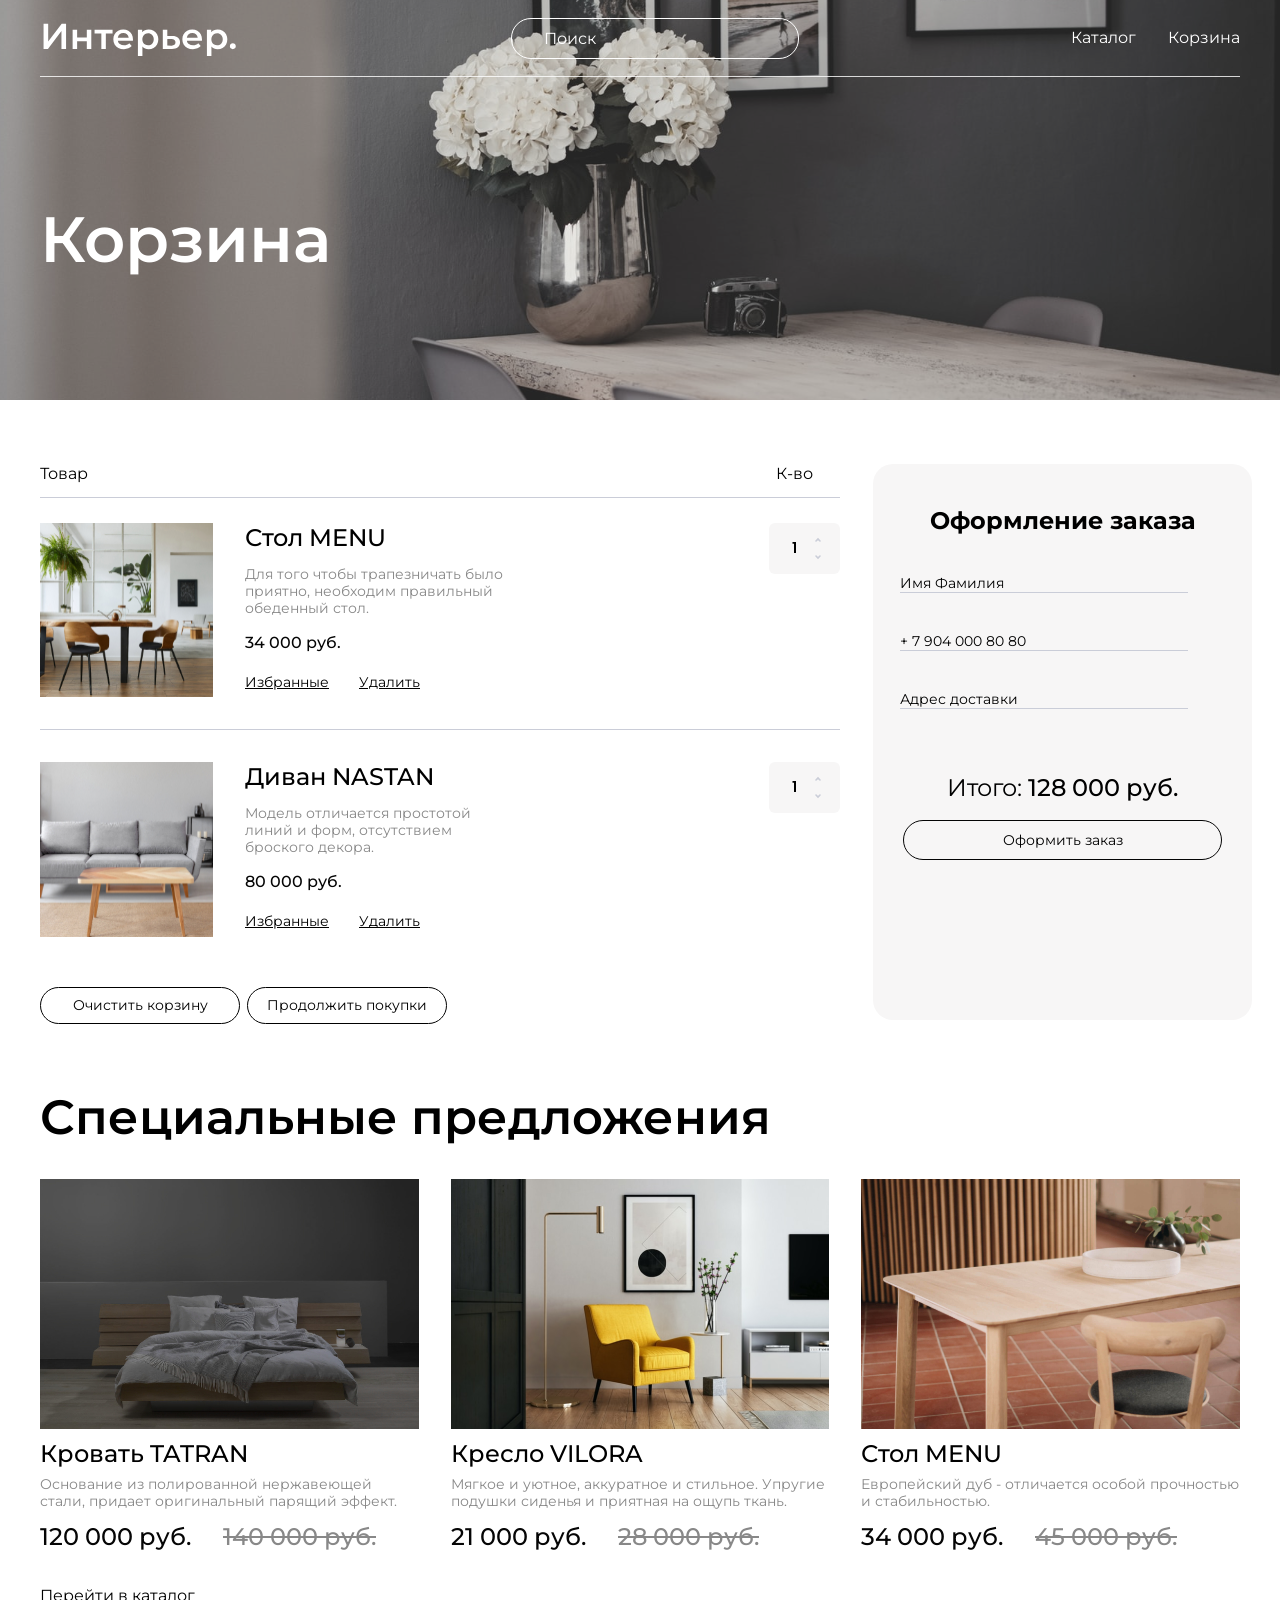
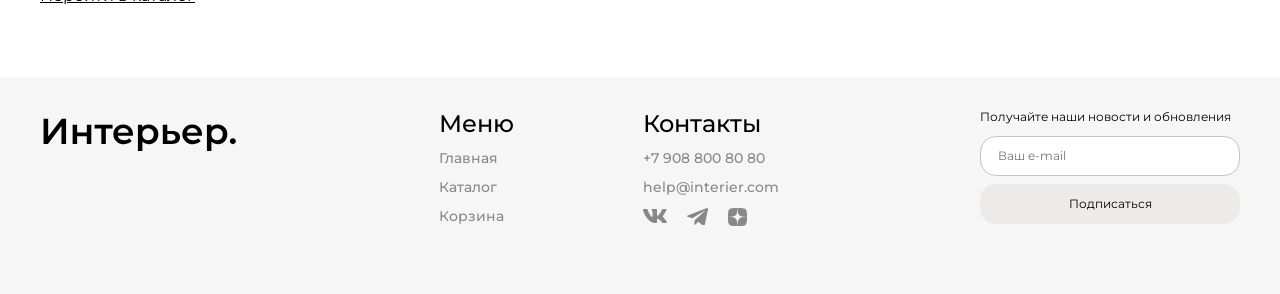
<file: testcart.html>
<!--СТРАНИЦА КОРЗИНЫ-->

<!DOCTYPE html>
<html lang="ru">

<head>
    <meta charset="UTF-8">
    <meta name="viewport" content="width=device-width, initial-scale=1.0">
    <meta name="viewport" content="width=device-width, initial-scale=1.0, user-scalable=yes">
    <link rel="preconnect" href="https://fonts.googleapis.com">
    <link rel="preconnect" href="https://fonts.gstatic.com" crossorigin>
    <link href="https://fonts.googleapis.com/css2?family=Montserrat:ital,wght@400;500;600&display=swap"
        rel="stylesheet">
    <link rel="preconnect" href="https://fonts.googleapis.com">
    <link rel="preconnect" href="https://fonts.gstatic.com" crossorigin>
    <link rel="preconnect" href="https://fonts.googleapis.com">
    <link rel="preconnect" href="https://fonts.gstatic.com" crossorigin>
    <link
        href="https://fonts.googleapis.com/css2?family=Montserrat:ital,wght@0,100..900;1,100..900&family=Poppins:ital,wght@0,100;0,200;0,300;0,400;0,500;0,600;0,700;0,800;0,900;1,100;1,200;1,300;1,400;1,500;1,600;1,700;1,800;1,900&display=swap"
        rel="stylesheet">
    <link
        href="https://fonts.googleapis.com/css2?family=Poppins:ital,wght@0,100;0,200;0,300;0,400;0,500;0,600;0,700;0,800;0,900;1,100;1,200;1,300;1,400;1,500;1,600;1,700;1,800;1,900&display=swap"
        rel="stylesheet">
    <title>Корзина</title>
    <link rel="stylesheet" href="style.css">
</head>

<body>
    <div class="start center">
        <header class="header">
            <a href="index.html" class="header__img">
                <svg viewBox="0 0 198 44" xmlns="http://www.w3.org/2000/svg" width="198" height="44" fill="none">
                    <path id="InterierHeader"
                        d="M3.564 9.706L8.172 9.706L8.172 27.598L21.708 9.706L26.064 9.706L26.064 34.906L21.456 34.906L21.456 17.05L7.92 34.906L3.564 34.906L3.564 9.706ZM32.6256 15.682L37.1256 15.682L37.1256 23.494L46.8096 23.494L46.8096 15.682L51.3096 15.682L51.3096 34.906L46.8096 34.906L46.8096 27.31L37.1256 27.31L37.1256 34.906L32.6256 34.906L32.6256 15.682ZM72.5684 19.498L65.8364 19.498L65.8364 34.906L61.3364 34.906L61.3364 19.498L54.5684 19.498L54.5684 15.682L72.5684 15.682L72.5684 19.498ZM92.9888 25.402C92.9888 25.714 92.9648 26.158 92.9168 26.734L77.8328 26.734C78.0968 28.15 78.7808 29.278 79.8848 30.118C81.0128 30.934 82.4048 31.342 84.0608 31.342C86.1728 31.342 87.9128 30.646 89.2808 29.254L91.6928 32.026C90.8288 33.058 89.7368 33.838 88.4168 34.366C87.0968 34.894 85.6088 35.158 83.9528 35.158C81.8408 35.158 79.9808 34.738 78.3728 33.898C76.7648 33.058 75.5168 31.894 74.6288 30.406C73.7648 28.894 73.3328 27.19 73.3328 25.294C73.3328 23.422 73.7528 21.742 74.5928 20.254C75.4568 18.742 76.6448 17.566 78.1568 16.726C79.6688 15.886 81.3728 15.466 83.2688 15.466C85.1408 15.466 86.8088 15.886 88.2728 16.726C89.7608 17.542 90.9128 18.706 91.7288 20.218C92.5688 21.706 92.9888 23.434 92.9888 25.402ZM83.2688 19.066C81.8288 19.066 80.6048 19.498 79.5968 20.362C78.6128 21.202 78.0128 22.33 77.7968 23.746L88.7048 23.746C88.5128 22.354 87.9248 21.226 86.9408 20.362C85.9568 19.498 84.7328 19.066 83.2688 19.066ZM108.567 15.466C110.439 15.466 112.107 15.874 113.571 16.69C115.059 17.506 116.223 18.658 117.063 20.146C117.903 21.634 118.323 23.35 118.323 25.294C118.323 27.238 117.903 28.966 117.063 30.478C116.223 31.966 115.059 33.118 113.571 33.934C112.107 34.75 110.439 35.158 108.567 35.158C105.975 35.158 103.923 34.294 102.411 32.566L102.411 41.89L97.9107 41.89L97.9107 15.682L102.195 15.682L102.195 18.202C102.939 17.29 103.851 16.606 104.931 16.15C106.035 15.694 107.247 15.466 108.567 15.466ZM108.063 31.306C109.719 31.306 111.075 30.754 112.131 29.65C113.211 28.546 113.751 27.094 113.751 25.294C113.751 23.494 113.211 22.042 112.131 20.938C111.075 19.834 109.719 19.282 108.063 19.282C106.983 19.282 106.011 19.534 105.147 20.038C104.283 20.518 103.599 21.214 103.095 22.126C102.591 23.038 102.339 24.094 102.339 25.294C102.339 26.494 102.591 27.55 103.095 28.462C103.599 29.374 104.283 30.082 105.147 30.586C106.011 31.066 106.983 31.306 108.063 31.306ZM132.449 22.018C134.897 22.018 136.769 22.57 138.065 23.674C139.385 24.778 140.045 26.338 140.045 28.354C140.045 30.466 139.325 32.098 137.885 33.25C136.445 34.402 134.417 34.966 131.801 34.942L122.801 34.906L122.801 15.682L127.301 15.682L127.301 21.982L132.449 22.018ZM131.405 31.63C132.725 31.654 133.733 31.378 134.429 30.802C135.125 30.226 135.473 29.386 135.473 28.282C135.473 27.202 135.137 26.41 134.465 25.906C133.793 25.402 132.773 25.138 131.405 25.114L127.301 25.078L127.301 31.594L131.405 31.63ZM162.001 25.402C162.001 25.714 161.977 26.158 161.929 26.734L146.845 26.734C147.109 28.15 147.793 29.278 148.897 30.118C150.025 30.934 151.417 31.342 153.073 31.342C155.185 31.342 156.925 30.646 158.293 29.254L160.705 32.026C159.841 33.058 158.749 33.838 157.429 34.366C156.109 34.894 154.621 35.158 152.965 35.158C150.853 35.158 148.993 34.738 147.385 33.898C145.777 33.058 144.529 31.894 143.641 30.406C142.777 28.894 142.345 27.19 142.345 25.294C142.345 23.422 142.765 21.742 143.605 20.254C144.469 18.742 145.657 17.566 147.169 16.726C148.681 15.886 150.385 15.466 152.281 15.466C154.153 15.466 155.821 15.886 157.285 16.726C158.773 17.542 159.925 18.706 160.741 20.218C161.581 21.706 162.001 23.434 162.001 25.402ZM152.281 19.066C150.841 19.066 149.617 19.498 148.609 20.362C147.625 21.202 147.025 22.33 146.809 23.746L157.717 23.746C157.525 22.354 156.937 21.226 155.953 20.362C154.969 19.498 153.745 19.066 152.281 19.066ZM177.578 15.466C179.45 15.466 181.118 15.874 182.582 16.69C184.07 17.506 185.234 18.658 186.074 20.146C186.914 21.634 187.334 23.35 187.334 25.294C187.334 27.238 186.914 28.966 186.074 30.478C185.234 31.966 184.07 33.118 182.582 33.934C181.118 34.75 179.45 35.158 177.578 35.158C174.986 35.158 172.934 34.294 171.422 32.566L171.422 41.89L166.922 41.89L166.922 15.682L171.206 15.682L171.206 18.202C171.95 17.29 172.862 16.606 173.942 16.15C175.046 15.694 176.258 15.466 177.578 15.466ZM177.074 31.306C178.73 31.306 180.086 30.754 181.142 29.65C182.222 28.546 182.762 27.094 182.762 25.294C182.762 23.494 182.222 22.042 181.142 20.938C180.086 19.834 178.73 19.282 177.074 19.282C175.994 19.282 175.022 19.534 174.158 20.038C173.294 20.518 172.61 21.214 172.106 22.126C171.602 23.038 171.35 24.094 171.35 25.294C171.35 26.494 171.602 27.55 172.106 28.462C172.61 29.374 173.294 30.082 174.158 30.586C175.022 31.066 175.994 31.306 177.074 31.306ZM192.829 35.158C192.014 35.158 191.318 34.882 190.742 34.33C190.165 33.754 189.878 33.034 189.878 32.17C189.878 31.282 190.154 30.562 190.706 30.01C191.281 29.458 191.99 29.182 192.829 29.182C193.669 29.182 194.365 29.458 194.917 30.01C195.493 30.562 195.781 31.282 195.781 32.17C195.781 33.034 195.493 33.754 194.917 34.33C194.342 34.882 193.646 35.158 192.829 35.158Z"
                        fill="rgb(255,255,255)" fill-rule="nonzero" />
                </svg>
            </a>
            <input class="header__input" type="text" placeholder="Поиск">
            <nav>
                <ul class="header__menu">
                    <li class="header__links"><a class="header__links" href="testcat.html">Каталог</a></li>
                    <li class="header__links"><a class="header__links" href="testcart.html">Корзина</a></li>
                </ul>
            </nav>
            <div class="header__mobile">
                <a href="#">
                    <svg width="19" height="19" viewBox="0 0 19 19" fill="none" xmlns="http://www.w3.org/2000/svg">
                        <g clip-path="url(#clip0_53373_428)">
                            <path
                                d="M9.29907 1.11316C10.9342 1.06267 12.5273 1.63644 13.7542 2.71863C14.9811 3.80099 15.7498 5.31046 15.9036 6.93933C16.0545 8.53827 15.5992 10.133 14.634 11.4139L17.968 14.7469C18.0508 14.8297 18.1166 14.9279 18.1614 15.036C18.2062 15.1442 18.2297 15.2607 18.2297 15.3778C18.2297 15.4949 18.2062 15.6114 18.1614 15.7196C18.1165 15.8277 18.0508 15.9259 17.968 16.0087C17.8853 16.0914 17.7871 16.1572 17.679 16.202C17.5707 16.2469 17.4543 16.2694 17.3372 16.2694C17.22 16.2694 17.1036 16.2469 16.9954 16.202C16.8873 16.1572 16.789 16.0914 16.7063 16.0087L13.3733 12.6747C12.0925 13.6424 10.4962 14.0991 8.89575 13.9491C7.26568 13.7962 5.75519 13.0275 4.67212 11.7997C3.58905 10.5718 3.01496 8.97713 3.06665 7.3407C3.11846 5.7041 3.79274 4.14806 4.95142 2.99109C6.10904 1.83516 7.66391 1.16376 9.29907 1.11316ZM9.50903 2.91882C8.28235 2.92382 7.10691 3.41275 6.2395 4.28015C5.37213 5.14755 4.88317 6.32302 4.87817 7.54968C4.87324 8.77628 5.35288 9.95557 6.21313 10.83C6.64353 11.2674 7.15644 11.6151 7.72192 11.8534C8.28759 12.0918 8.89521 12.2161 9.50903 12.2186C10.1227 12.2211 10.7307 12.1017 11.2981 11.868C11.8657 11.6343 12.3816 11.2903 12.8157 10.8563C13.2497 10.4223 13.5936 9.90633 13.8274 9.33875C14.061 8.77131 14.1804 8.16333 14.178 7.54968C14.1755 6.93585 14.0511 6.32824 13.8127 5.76257C13.5744 5.19707 13.2267 4.68419 12.7893 4.25378C11.9149 3.3935 10.7357 2.91387 9.50903 2.91882Z"
                                fill="white" stroke="white" stroke-width="0.2" />
                        </g>
                        <defs>
                            <clipPath id="clip0_53373_428">
                                <rect width="19" height="19" fill="white" />
                            </clipPath>
                        </defs>
                    </svg>
                </a>
                <a href="testcat.html">
                    <svg width="20" height="20" viewBox="0 0 20 20" fill="none" xmlns="http://www.w3.org/2000/svg">
                        <rect width="4.57143" height="4.57143" fill="white" />
                        <rect y="7.31427" width="4.57143" height="4.57143" fill="white" />
                        <rect y="14.6285" width="4.57143" height="4.57143" fill="white" />
                        <rect x="7.31348" y="7.31427" width="4.57143" height="4.57143" fill="white" />
                        <rect x="7.31348" y="14.6285" width="4.57143" height="4.57143" fill="white" />
                        <rect x="7.31348" width="4.57143" height="4.57143" fill="white" />
                        <rect x="14.6279" y="7.31427" width="4.57143" height="4.57143" fill="white" />
                        <rect x="14.6279" y="14.6285" width="4.57143" height="4.57143" fill="white" />
                        <rect x="14.6279" width="4.57143" height="4.57143" fill="white" />
                    </svg>
                </a>
                <a href="testcart.html"><svg width="25" height="25" viewBox="0 0 25 25" fill="none"
                        xmlns="http://www.w3.org/2000/svg">
                        <path
                            d="M14.5834 20.8333C15.1359 20.8333 15.6658 20.6138 16.0566 20.2231C16.4473 19.8324 16.6667 19.3025 16.6667 18.75C16.6667 18.1975 16.4473 17.6676 16.0566 17.2768C15.6658 16.8861 15.1359 16.6667 14.5834 16.6667C14.0309 16.6667 13.501 16.8861 13.1103 17.2768C12.7196 17.6676 12.5001 18.1975 12.5001 18.75C12.5001 19.3025 12.7196 19.8324 13.1103 20.2231C13.501 20.6138 14.0309 20.8333 14.5834 20.8333ZM7.29174 20.8333C7.84428 20.8333 8.37418 20.6138 8.76488 20.2231C9.15558 19.8324 9.37508 19.3025 9.37508 18.75C9.37508 18.1975 9.15558 17.6676 8.76488 17.2768C8.37418 16.8861 7.84428 16.6667 7.29174 16.6667C6.73921 16.6667 6.20931 16.8861 5.81861 17.2768C5.4279 17.6676 5.20841 18.1975 5.20841 18.75C5.20841 19.3025 5.4279 19.8324 5.81861 20.2231C6.20931 20.6138 6.73921 20.8333 7.29174 20.8333ZM20.873 6.16978C21.133 6.16139 21.3796 6.0522 21.5606 5.86528C21.7416 5.67837 21.8428 5.42839 21.8428 5.16822C21.8428 4.90804 21.7416 4.65807 21.5606 4.47115C21.3796 4.28424 21.133 4.17504 20.873 4.16666H19.674C18.7345 4.16666 17.922 4.81874 17.7178 5.73541L16.4126 11.6125C16.2084 12.5292 15.3959 13.1812 14.4563 13.1812H6.63133L5.12924 7.17082H14.8636C15.1212 7.15907 15.3644 7.04847 15.5425 6.86202C15.7206 6.67558 15.82 6.42764 15.82 6.16978C15.82 5.91192 15.7206 5.66398 15.5425 5.47754C15.3644 5.2911 15.1212 5.18049 14.8636 5.16874H5.12924C4.82473 5.16865 4.5242 5.23799 4.25051 5.37148C3.97682 5.50498 3.73716 5.69912 3.54976 5.93914C3.36236 6.17916 3.23215 6.45875 3.16903 6.75665C3.10591 7.05455 3.11154 7.36292 3.1855 7.65832L4.68758 13.6667C4.79586 14.1002 5.046 14.4851 5.39821 14.7601C5.75042 15.0351 6.18447 15.1844 6.63133 15.1844H14.4563C15.368 15.1845 16.2524 14.8737 16.9636 14.3032C17.6748 13.7328 18.1701 12.9368 18.3678 12.0469L19.674 6.16978H20.873Z"
                            fill="white" />
                    </svg>
                </a>
            </div>
        </header>
        <h1 class="start__heading">Корзина</h1>
    </div>
    <div class="cart center">
        <div class="cart__content">
            <div class="cart__product">
                <p class="cart__page">Товар</p>
                <p class="cart__page">К-во</p>
            </div>
            <div class="cart__box">
                <div class="cart__left">
                    <img class="cart__image" src="image/table.jpg" alt="table">
                    <div class="cart__info">
                        <h2 class="cart__heading">Стол MENU</h2>
                        <p class="cart__text">Для того чтобы трапезничать было приятно, необходим правильный
                            обеденный
                            стол.</p>
                        <p class="cart__price">34 000 руб.</p>
                        <div class="cart__link">
                            <a class="cart__links" href="#">Избранные</a>
                            <a class="cart__links" href="#">Удалить</a>
                        </div>
                    </div>
                </div>
                <div class="cart__input">
                    <input type="number" class="cart__num" value="1" max="10">
                    <div class="cart__top"></div>
                    <div class="cart__bottom"></div>
                </div>
            </div>
            <div class="cart__box cart__box_bottom" style="border-bottom: none;">
                <div class="cart__left">
                    <img class="cart__image" src="image/divan.jpg" alt="sofa">
                    <div class="cart__info">
                        <h2 class="cart__heading">Диван NASTAN</h2>
                        <p class="cart__text">Модель отличается простотой линий и форм, отсутствием броского декора.</p>
                        <p class="cart__price">80 000 руб.</p>
                        <div class="cart__link">
                            <a class="cart__links" href="#">Избранные</a>
                            <a class="cart__links" href="#">Удалить</a>
                        </div>
                    </div>
                </div>
                <div class="cart__input">
                    <input type="number" class="cart__num" value="1">
                    <div class="cart__top"></div>
                    <div class="cart__bottom"></div>
                </div>
            </div>
            <div class="cart__btnbox">
                <button class="cart__btn cart__button">Очистить корзину</button>
                <a href="testcat.html" class="cart__btn cart__button">Продолжить покупки</a>
            </div>
        </div>
        <div class="cart__registration center">
            <h3 class="cart__regheading">Оформление заказа</h3>
            <div class="cart__section">
                <p class="cart__regtext">Имя Фамилия</p>
                <p class="cart__regtext">+ 7 904 000 80 80</p>
                <p class="cart__regtext">Адрес доставки</p>
            </div>
            <p class="cart__regpricing"><span class="cart__pricing">Итого:</span> 128 000 руб.</p>
            <div class="cart__regprice">
                <a href="testcart.html" class="cart__regbtn">Оформить заказ</a>
            </div>
        </div>
    </div>
    <section class="special center">
        <h2 class="special__heading">Специальные <span class="special__mobile">предложения</span></h2>
        <div id="special__cart_product" class="special__product">
            <article class="product">
                <div class="product__icons">
                    <img src="image/key.svg" class="icon" alt="key">
                    <img src="image/heart.png" class="icon" alt="heart">
                </div>
                <img class="product__img" src="image/tatran.jpg" alt="tatran">
                <h3 class="product__name">Кровать TATRAN</h3>
                <p class="product__text">Основание из полированной нержавеющей стали, придает оригинальный парящий
                    эффект.</p>
                <div id="special__cart_price" class="price">
                    <p class="product__price">120 000 руб.</p>
                    <p class="product__price product__price_sale">140 000 руб.</p>
                </div>
            </article>
            <article class="product">
                <div class="product__icons">
                    <img src="image/key.svg" class="icon" alt="key">
                    <img src="image/heart.png" class="icon" alt="heart">
                </div>
                <img class="product__img" src="image/vilora.png" alt="vilora">
                <h3 class="product__name">Кресло VILORA</h3>
                <p class="product__text">Мягкое и уютное, аккуратное и стильное. Упругие подушки сиденья и приятная на
                    ощупь ткань. </p>
                <div data-id="special__cart_price" class="price">
                    <p class="product__price">21 000 руб.</p>
                    <p class="product__price product__price_sale">28 000 руб.</p>
                </div>
            </article>
            <article class="product">
                <div class="product__icons">
                    <img src="image/key.svg" class="icon" alt="key">
                    <img src="image/heart.png" class="icon" alt="heart">
                </div>
                <img class="product__img" src="image/menu.jpg" alt="menu">
                <h3 class="product__name">Стол MENU</h3>
                <p class="product__text">Европейский дуб - отличается особой прочностью и стабильностью.</p>
                <div data-id="special__cart_price" class="price">
                    <p class="product__price">34 000 руб.</p>
                    <p class="product__price product__price_sale">45 000 руб.</p>
                </div>
            </article>
        </div>
    </section>
    <div class="linkcart center">
        <a class="linkcart__link" href="testcat.html">Перейти в каталог</a>
    </div>
    <footer class="footer center">
        <div class="footer__logo">
            <a href="index.html">
                <svg viewBox="0 0 198 44" xmlns="http://www.w3.org/2000/svg" xmlns:xlink="http://www.w3.org/1999/xlink"
                    width="198.000000" height="44.000000" fill="none">
                    <path id="Интерьер."
                        d="M3.564 34.906L3.564 9.706L8.172 9.706L8.172 27.598L21.708 9.706L26.064 9.706L26.064 34.906L21.456 34.906L21.456 17.05L7.92 34.906L3.564 34.906ZM32.6256 34.906L32.6256 15.682L37.1256 15.682L37.1256 23.494L46.8096 23.494L46.8096 15.682L51.3096 15.682L51.3096 34.906L46.8096 34.906L46.8096 27.31L37.1256 27.31L37.1256 34.906L32.6256 34.906ZM61.3364 34.906L61.3364 18.418L62.3804 19.498L54.5684 19.498L54.5684 15.682L72.5684 15.682L72.5684 19.498L64.7924 19.498L65.8364 18.418L65.8364 34.906L61.3364 34.906ZM83.9528 35.158C81.8168 35.158 79.9448 34.738 78.3368 33.898C76.7528 33.034 75.5168 31.858 74.6288 30.37C73.7648 28.882 73.3328 27.19 73.3328 25.294C73.3328 23.374 73.7528 21.682 74.5928 20.218C75.4568 18.73 76.6328 17.566 78.1208 16.726C79.6328 15.886 81.3488 15.466 83.2688 15.466C85.1408 15.466 86.8088 15.874 88.2728 16.69C89.7368 17.506 90.8888 18.658 91.7288 20.146C92.5688 21.634 92.9888 23.386 92.9888 25.402C92.9888 25.594 92.9768 25.81 92.9528 26.05C92.9528 26.29 92.9408 26.518 92.9168 26.734L76.8968 26.734L76.8968 23.746L90.5408 23.746L88.7768 24.682C88.8008 23.578 88.5728 22.606 88.0928 21.766C87.6128 20.926 86.9528 20.266 86.1128 19.786C85.2968 19.306 84.3488 19.066 83.2688 19.066C82.1648 19.066 81.1928 19.306 80.3528 19.786C79.5368 20.266 78.8888 20.938 78.4088 21.802C77.9528 22.642 77.7248 23.638 77.7248 24.79L77.7248 25.51C77.7248 26.662 77.9888 27.682 78.5168 28.57C79.0448 29.458 79.7888 30.142 80.7488 30.622C81.7088 31.102 82.8128 31.342 84.0608 31.342C85.1408 31.342 86.1128 31.174 86.9768 30.838C87.8408 30.502 88.6088 29.974 89.2808 29.254L91.6928 32.026C90.8288 33.034 89.7368 33.814 88.4168 34.366C87.1208 34.894 85.6328 35.158 83.9528 35.158ZM108.567 35.158C107.007 35.158 105.579 34.798 104.283 34.078C103.011 33.358 101.991 32.278 101.223 30.838C100.479 29.374 100.107 27.526 100.107 25.294C100.107 23.038 100.467 21.19 101.187 19.75C101.931 18.31 102.939 17.242 104.211 16.546C105.483 15.826 106.935 15.466 108.567 15.466C110.463 15.466 112.131 15.874 113.571 16.69C115.035 17.506 116.187 18.646 117.027 20.11C117.891 21.574 118.323 23.302 118.323 25.294C118.323 27.286 117.891 29.026 117.027 30.514C116.187 31.978 115.035 33.118 113.571 33.934C112.131 34.75 110.463 35.158 108.567 35.158ZM97.9107 41.89L97.9107 15.682L102.195 15.682L102.195 20.218L102.051 25.33L102.411 30.442L102.411 41.89L97.9107 41.89ZM108.063 31.306C109.143 31.306 110.103 31.066 110.943 30.586C111.807 30.106 112.491 29.41 112.995 28.498C113.499 27.586 113.751 26.518 113.751 25.294C113.751 24.046 113.499 22.978 112.995 22.09C112.491 21.178 111.807 20.482 110.943 20.002C110.103 19.522 109.143 19.282 108.063 19.282C106.983 19.282 106.011 19.522 105.147 20.002C104.283 20.482 103.599 21.178 103.095 22.09C102.591 22.978 102.339 24.046 102.339 25.294C102.339 26.518 102.591 27.586 103.095 28.498C103.599 29.41 104.283 30.106 105.147 30.586C106.011 31.066 106.983 31.306 108.063 31.306ZM132.449 22.018C134.921 22.018 136.805 22.57 138.101 23.674C139.397 24.778 140.045 26.338 140.045 28.354C140.045 30.442 139.325 32.074 137.885 33.25C136.445 34.402 134.417 34.966 131.801 34.942L122.801 34.906L122.801 15.682L127.301 15.682L127.301 21.982L132.449 22.018ZM131.405 31.63C132.725 31.654 133.733 31.378 134.429 30.802C135.125 30.226 135.473 29.386 135.473 28.282C135.473 27.178 135.125 26.386 134.429 25.906C133.757 25.402 132.749 25.138 131.405 25.114L127.301 25.078L127.301 31.594L131.405 31.63ZM152.965 35.158C150.829 35.158 148.957 34.738 147.349 33.898C145.765 33.034 144.529 31.858 143.641 30.37C142.777 28.882 142.345 27.19 142.345 25.294C142.345 23.374 142.765 21.682 143.605 20.218C144.469 18.73 145.645 17.566 147.133 16.726C148.645 15.886 150.361 15.466 152.281 15.466C154.153 15.466 155.821 15.874 157.285 16.69C158.749 17.506 159.901 18.658 160.741 20.146C161.581 21.634 162.001 23.386 162.001 25.402C162.001 25.594 161.989 25.81 161.965 26.05C161.965 26.29 161.953 26.518 161.929 26.734L145.909 26.734L145.909 23.746L159.553 23.746L157.789 24.682C157.813 23.578 157.585 22.606 157.105 21.766C156.625 20.926 155.965 20.266 155.125 19.786C154.309 19.306 153.361 19.066 152.281 19.066C151.177 19.066 150.205 19.306 149.365 19.786C148.549 20.266 147.901 20.938 147.421 21.802C146.965 22.642 146.737 23.638 146.737 24.79L146.737 25.51C146.737 26.662 147.001 27.682 147.529 28.57C148.057 29.458 148.801 30.142 149.761 30.622C150.721 31.102 151.825 31.342 153.073 31.342C154.153 31.342 155.125 31.174 155.989 30.838C156.853 30.502 157.621 29.974 158.293 29.254L160.705 32.026C159.841 33.034 158.749 33.814 157.429 34.366C156.133 34.894 154.645 35.158 152.965 35.158ZM177.578 35.158C176.018 35.158 174.59 34.798 173.294 34.078C172.022 33.358 171.002 32.278 170.234 30.838C169.49 29.374 169.118 27.526 169.118 25.294C169.118 23.038 169.478 21.19 170.198 19.75C170.942 18.31 171.95 17.242 173.222 16.546C174.494 15.826 175.946 15.466 177.578 15.466C179.474 15.466 181.142 15.874 182.582 16.69C184.046 17.506 185.198 18.646 186.038 20.11C186.902 21.574 187.334 23.302 187.334 25.294C187.334 27.286 186.902 29.026 186.038 30.514C185.198 31.978 184.046 33.118 182.582 33.934C181.142 34.75 179.474 35.158 177.578 35.158ZM166.922 41.89L166.922 15.682L171.206 15.682L171.206 20.218L171.062 25.33L171.422 30.442L171.422 41.89L166.922 41.89ZM177.074 31.306C178.154 31.306 179.114 31.066 179.954 30.586C180.818 30.106 181.502 29.41 182.006 28.498C182.51 27.586 182.762 26.518 182.762 25.294C182.762 24.046 182.51 22.978 182.006 22.09C181.502 21.178 180.818 20.482 179.954 20.002C179.114 19.522 178.154 19.282 177.074 19.282C175.994 19.282 175.022 19.522 174.158 20.002C173.294 20.482 172.61 21.178 172.106 22.09C171.602 22.978 171.35 24.046 171.35 25.294C171.35 26.518 171.602 27.586 172.106 28.498C172.61 29.41 173.294 30.106 174.158 30.586C175.022 31.066 175.994 31.306 177.074 31.306ZM192.865 35.158C192.049 35.158 191.353 34.882 190.777 34.33C190.201 33.754 189.913 33.034 189.913 32.17C189.913 31.258 190.201 30.538 190.777 30.01C191.353 29.458 192.049 29.182 192.865 29.182C193.681 29.182 194.377 29.458 194.953 30.01C195.529 30.538 195.817 31.258 195.817 32.17C195.817 33.034 195.529 33.754 194.953 34.33C194.377 34.882 193.681 35.158 192.865 35.158Z"
                        fill="rgb(0,0,0)" fill-rule="nonzero" />
                </svg>
            </a>
        </div>
        <div class="footer__box">
            <div class="footer__menu">
                <h4 class="footer__title footer__title_menu">Меню</h4>
                <nav>
                    <ul class="footer__nav">
                        <li class="footer__links"><a class="footer__links" href="index.html">Главная</a></li>
                        <li class="footer__links"><a class="footer__links" href="testcat.html">Каталог</a></li>
                        <li class="footer__links"><a class="footer__links" href="testcart.html">Корзина</a></li>
                    </ul>
                </nav>
            </div>
            <div class="footer__info">
                <div class="footer__contact">
                    <h4 class="footer__title">Контакты</h4>
                    <a class="footer__links" href="tel:+79088008080">+7 908 800 80 80</a>
                    <a class="footer__links" href="mailto:help@interier.com">help@interier.com</a>
                </div>
                <div class="footer__icons">
                    <a href="#">
                        <svg class="icons" viewBox="0 0 24.0005 14" xmlns="http://www.w3.org/2000/svg"
                            xmlns:xlink="http://www.w3.org/1999/xlink" width="24.000504" height="14.000000" fill="none">
                            <path id="Vector-social-1"
                                d="M23.45 0.948C23.616 0.402 23.45 0 
                        22.655 0L20.03 0C19.362 0 19.054 0.347 
                        18.887 0.73C18.887 0.73 17.552 3.926
                         15.661 6.002C15.049 6.604 14.771
                          6.795 14.437 6.795C14.27 6.795 
                          14.019 6.604 14.019 6.057L14.019 
                          0.948C14.019 0.292 13.835 0 13.279
                           0L9.151 0C8.734 0 8.483 0.304 8.483
                            0.593C8.483 1.214 9.429 1.358 9.526
                             3.106L9.526 6.904C9.526 7.737 9.373
                              7.888 9.039 7.888C8.149 7.888 5.984 4.677 4.699 1.003C4.45 0.288 4.198 0 3.527 0L0.9 0C0.15 0 0 0.347 0 0.73C0 1.412 0.89 4.8 4.145 9.281C6.315 12.341 9.37 14 12.153 14C13.822 14 14.028 13.632 14.028 12.997L14.028 10.684C14.028 9.947 14.186 9.8 14.715 9.8C15.105 9.8 15.772 9.992 17.33 11.467C19.11 13.216 19.403 14 20.405 14L23.03 14C23.78 14 24.156 13.632 23.94 12.904C23.702 12.18 22.852 11.129 21.725 9.882C21.113 9.172 20.195 8.407 19.916 8.024C19.527 7.533 19.638 7.314 19.916 6.877C19.916 6.877 23.116 2.451 23.449 0.948L23.45 0.948Z"
                                fill="rgb(136.078,136.078,136.078)" fill-rule="evenodd" />
                        </svg>
                    </a>
                    <a href="#">
                        <svg class="icons" viewBox="0 0 21 17.6757" xmlns="http://www.w3.org/2000/svg"
                            xmlns:xlink="http://www.w3.org/1999/xlink" width="21.000000" height="17.675659" fill="none">
                            <path id="Vector-social-2"
                                d="M19.2952 0.200894L0.690166 7.4125C-0.0585331 7.74834 -0.311764 8.42087 0.509205 8.78587L5.28219 10.3105L16.8227 3.14143C17.4528 2.69136 18.0979 2.81137 17.5428 3.30647L7.63107 12.3272L7.31972 16.1448C7.6081 16.7342 8.13614 16.737 8.47296 16.444L11.2152 13.8359L15.9117 17.3709C17.0025 18.02 17.596 17.6011 17.8307 16.4114L20.9112 1.74952C21.231 0.285058 20.6856 -0.360199 19.2952 0.200894Z"
                                fill="rgb(136.078,136.078,136.078)" fill-rule="nonzero" />
                        </svg>
                    </a>
                    <a href="#">
                        <svg class="icons" viewBox="0 0 19 18" xmlns="http://www.w3.org/2000/svg"
                            xmlns:xlink="http://www.w3.org/1999/xlink" width="19.000000" height="18.000000" fill="none">
                            <path id="Vector-social-3"
                                d="M11.3321 10.7357C9.83927 12.195 9.7307 14.0143 9.60177 18C13.5239 18 16.2314 17.9871 17.6293 16.7014C18.9864 15.3771 19 12.69 19 9.09643C14.7928 9.225 12.8725 9.32143 11.3321 10.7357ZM-1.52588e-05 9.09643C-1.52588e-05 12.69 0.0135561 15.3771 1.3707 16.7014C2.76856 17.9871 5.47606 18 9.3982 18C9.26248 14.0143 9.1607 12.195 7.66784 10.7357C6.12748 9.32143 4.20713 9.21857 -1.52588e-05 9.09643ZM9.3982 0C5.48284 0 2.76856 0.0128571 1.3707 1.29857C0.0135561 2.62286 -1.52588e-05 5.31 -1.52588e-05 8.90357C4.20713 8.775 6.12748 8.67857 7.66784 7.26429C9.1607 5.805 9.26927 3.98571 9.3982 0ZM11.3321 7.26429C9.83927 5.805 9.7307 3.98571 9.60177 0C13.5239 0 16.2314 0.0128571 17.6293 1.29857C18.9864 2.62286 19 5.31 19 8.90357C14.7928 8.775 12.8725 8.67857 11.3321 7.26429Z"
                                fill="rgb(136.078,136.078,136.078)" fill-rule="nonzero" />
                        </svg>
                    </a>
                </div>
            </div>
        </div>
        <div class="form">
            <form class="footer__form" action="#">
                <p class="form__text">Получайте наши новости и обновления</p>
                <input class="form__input" type="email" placeholder="Ваш e-mail">

                <button class="form__btn" type="submit">Подписаться</button>
            </form>
        </div>
    </footer>
</body>

</html>
</file>
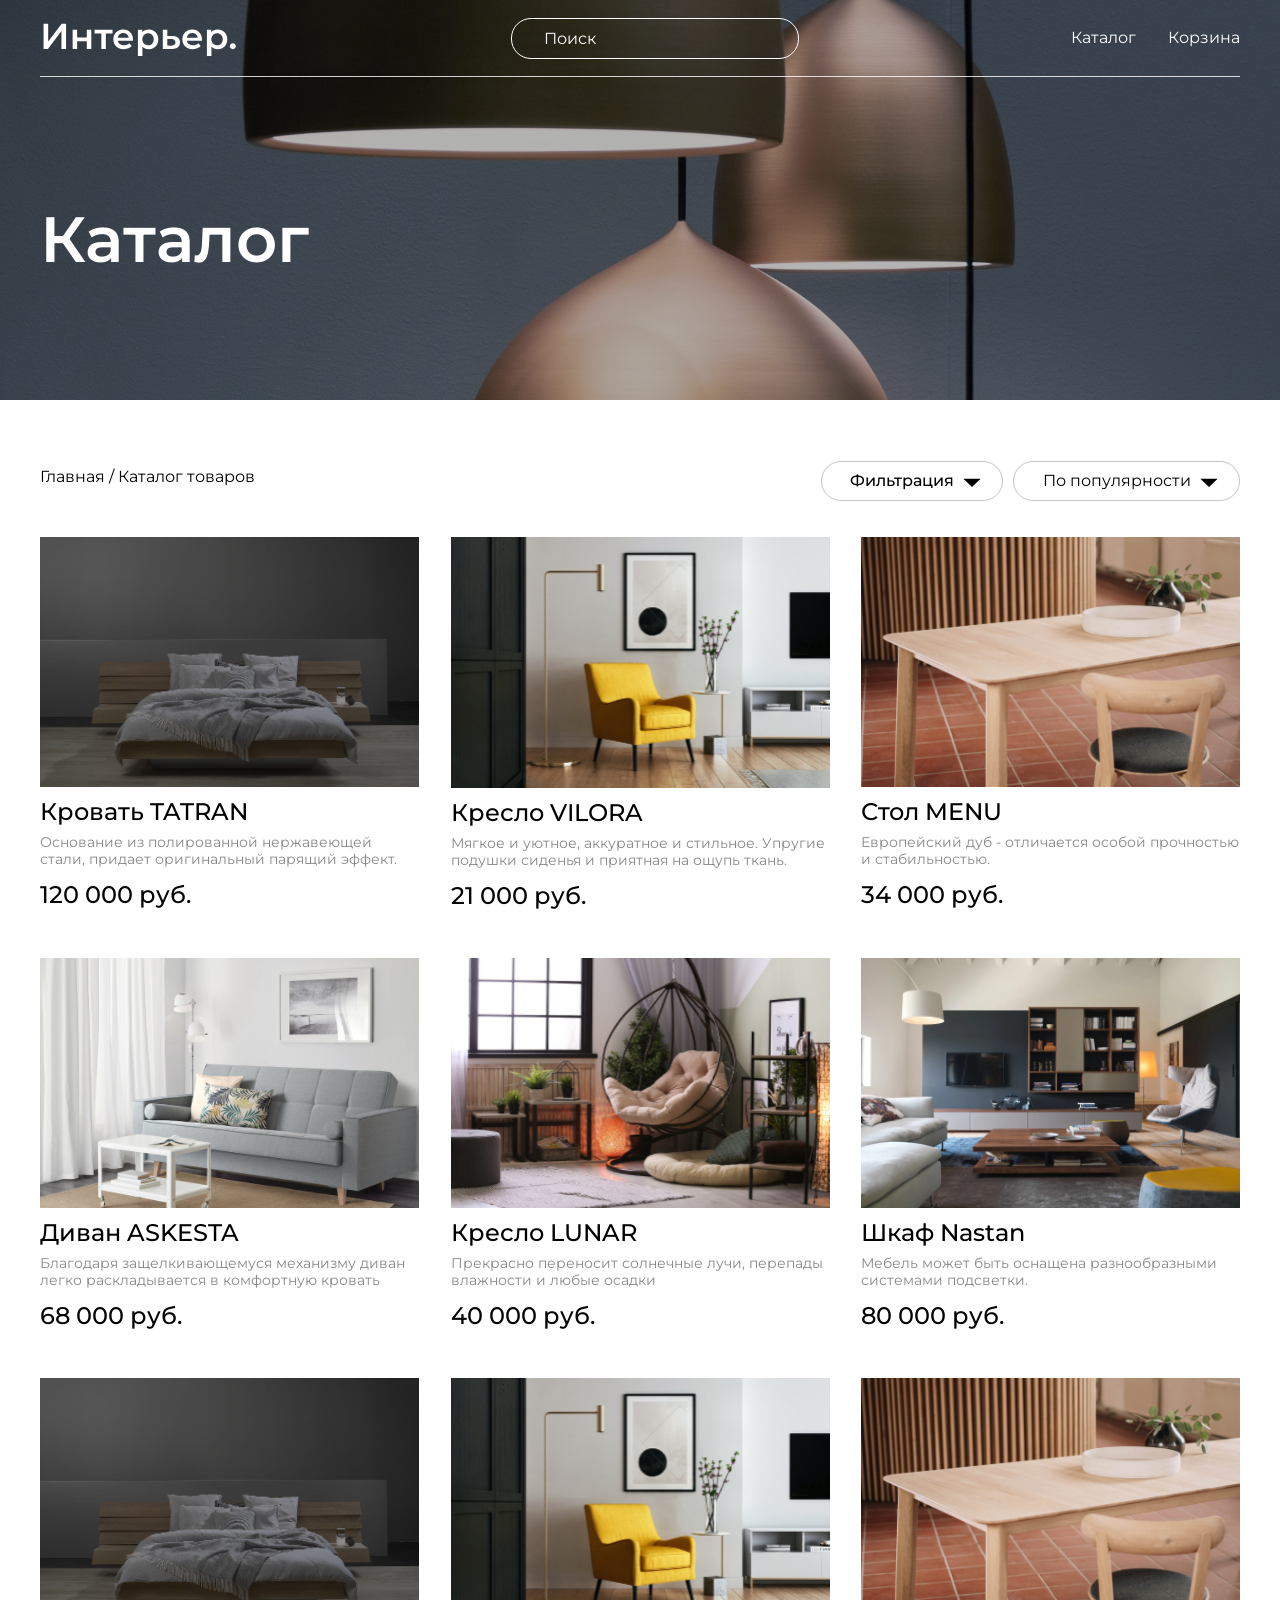
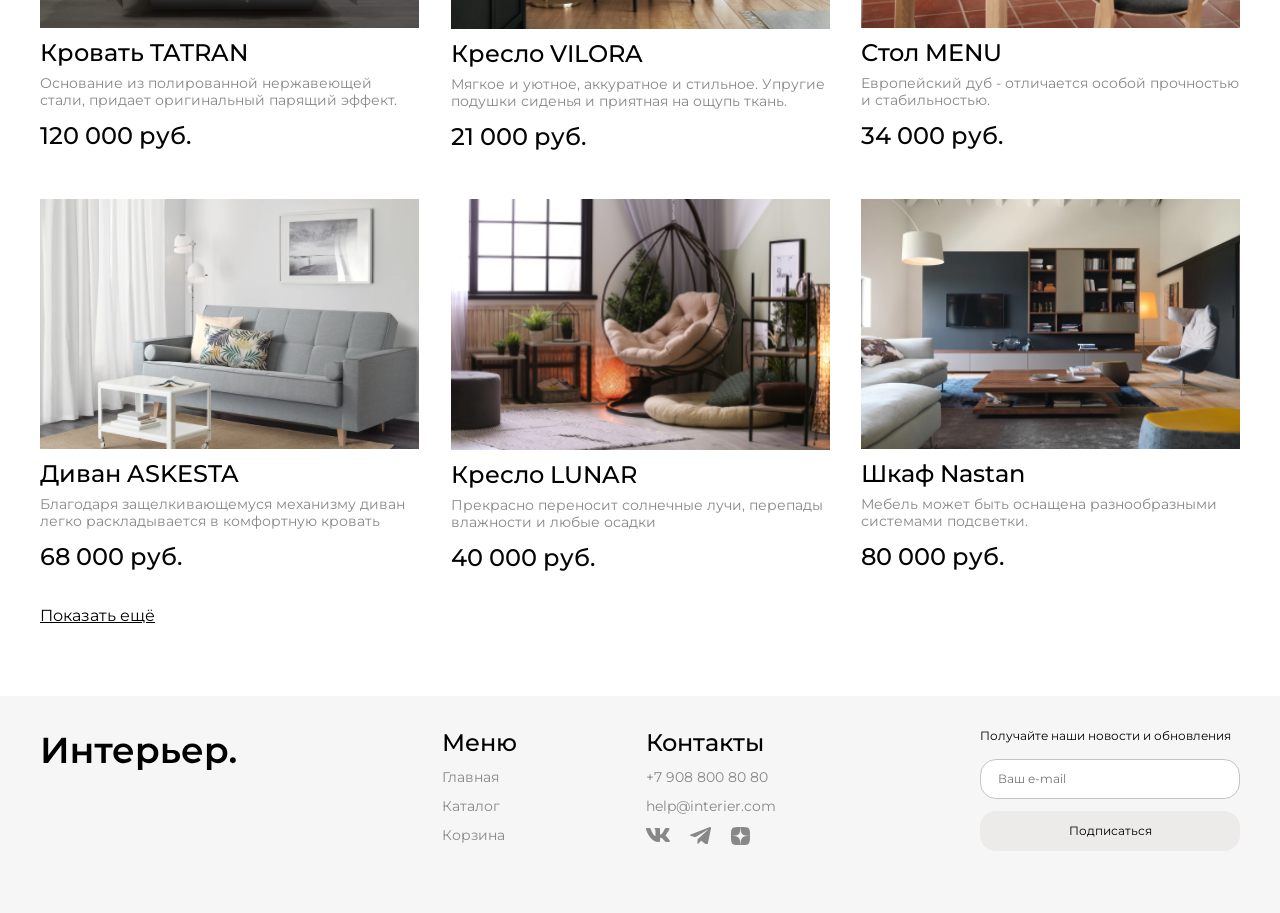
<file: testcat.html>
<!--СТРАНИЦА КАТАЛОГА-->

<!DOCTYPE html>
<html lang="ru">

<head>
    <meta charset="UTF-8">
    <meta name="viewport" content="width=device-width, initial-scale=1.0">
    <meta name="viewport" content="width=device-width, initial-scale=1.0, user-scalable=yes">
    <link rel="preconnect" href="https://fonts.googleapis.com">
    <link rel="preconnect" href="https://fonts.gstatic.com" crossorigin>
    <link href="https://fonts.googleapis.com/css2?family=Montserrat:ital,wght@400;500;600&display=swap"
        rel="stylesheet">
    <link rel="preconnect" href="https://fonts.googleapis.com">
    <link rel="preconnect" href="https://fonts.gstatic.com" crossorigin>
    <link rel="preconnect" href="https://fonts.googleapis.com">
    <link rel="preconnect" href="https://fonts.gstatic.com" crossorigin>
    <link
        href="https://fonts.googleapis.com/css2?family=Montserrat:ital,wght@0,100..900;1,100..900&family=Poppins:ital,wght@0,100;0,200;0,300;0,400;0,500;0,600;0,700;0,800;0,900;1,100;1,200;1,300;1,400;1,500;1,600;1,700;1,800;1,900&display=swap"
        rel="stylesheet">
    <link
        href="https://fonts.googleapis.com/css2?family=Poppins:ital,wght@0,100;0,200;0,300;0,400;0,500;0,600;0,700;0,800;0,900;1,100;1,200;1,300;1,400;1,500;1,600;1,700;1,800;1,900&display=swap"
        rel="stylesheet">
    <title>Каталог</title>
    <link rel="stylesheet" href="catalog.css">
</head>

<body>
    <div class="top center">
        <header class="header">
            <a href="index.html" class="header__img">
                <svg viewBox="0 0 198 44" xmlns="http://www.w3.org/2000/svg" width="198" height="44" fill="none">
                    <path id="Interier"
                        d="M3.564 9.706L8.172 9.706L8.172 27.598L21.708 9.706L26.064 9.706L26.064 34.906L21.456 34.906L21.456 17.05L7.92 34.906L3.564 34.906L3.564 9.706ZM32.6256 15.682L37.1256 15.682L37.1256 23.494L46.8096 23.494L46.8096 15.682L51.3096 15.682L51.3096 34.906L46.8096 34.906L46.8096 27.31L37.1256 27.31L37.1256 34.906L32.6256 34.906L32.6256 15.682ZM72.5684 19.498L65.8364 19.498L65.8364 34.906L61.3364 34.906L61.3364 19.498L54.5684 19.498L54.5684 15.682L72.5684 15.682L72.5684 19.498ZM92.9888 25.402C92.9888 25.714 92.9648 26.158 92.9168 26.734L77.8328 26.734C78.0968 28.15 78.7808 29.278 79.8848 30.118C81.0128 30.934 82.4048 31.342 84.0608 31.342C86.1728 31.342 87.9128 30.646 89.2808 29.254L91.6928 32.026C90.8288 33.058 89.7368 33.838 88.4168 34.366C87.0968 34.894 85.6088 35.158 83.9528 35.158C81.8408 35.158 79.9808 34.738 78.3728 33.898C76.7648 33.058 75.5168 31.894 74.6288 30.406C73.7648 28.894 73.3328 27.19 73.3328 25.294C73.3328 23.422 73.7528 21.742 74.5928 20.254C75.4568 18.742 76.6448 17.566 78.1568 16.726C79.6688 15.886 81.3728 15.466 83.2688 15.466C85.1408 15.466 86.8088 15.886 88.2728 16.726C89.7608 17.542 90.9128 18.706 91.7288 20.218C92.5688 21.706 92.9888 23.434 92.9888 25.402ZM83.2688 19.066C81.8288 19.066 80.6048 19.498 79.5968 20.362C78.6128 21.202 78.0128 22.33 77.7968 23.746L88.7048 23.746C88.5128 22.354 87.9248 21.226 86.9408 20.362C85.9568 19.498 84.7328 19.066 83.2688 19.066ZM108.567 15.466C110.439 15.466 112.107 15.874 113.571 16.69C115.059 17.506 116.223 18.658 117.063 20.146C117.903 21.634 118.323 23.35 118.323 25.294C118.323 27.238 117.903 28.966 117.063 30.478C116.223 31.966 115.059 33.118 113.571 33.934C112.107 34.75 110.439 35.158 108.567 35.158C105.975 35.158 103.923 34.294 102.411 32.566L102.411 41.89L97.9107 41.89L97.9107 15.682L102.195 15.682L102.195 18.202C102.939 17.29 103.851 16.606 104.931 16.15C106.035 15.694 107.247 15.466 108.567 15.466ZM108.063 31.306C109.719 31.306 111.075 30.754 112.131 29.65C113.211 28.546 113.751 27.094 113.751 25.294C113.751 23.494 113.211 22.042 112.131 20.938C111.075 19.834 109.719 19.282 108.063 19.282C106.983 19.282 106.011 19.534 105.147 20.038C104.283 20.518 103.599 21.214 103.095 22.126C102.591 23.038 102.339 24.094 102.339 25.294C102.339 26.494 102.591 27.55 103.095 28.462C103.599 29.374 104.283 30.082 105.147 30.586C106.011 31.066 106.983 31.306 108.063 31.306ZM132.449 22.018C134.897 22.018 136.769 22.57 138.065 23.674C139.385 24.778 140.045 26.338 140.045 28.354C140.045 30.466 139.325 32.098 137.885 33.25C136.445 34.402 134.417 34.966 131.801 34.942L122.801 34.906L122.801 15.682L127.301 15.682L127.301 21.982L132.449 22.018ZM131.405 31.63C132.725 31.654 133.733 31.378 134.429 30.802C135.125 30.226 135.473 29.386 135.473 28.282C135.473 27.202 135.137 26.41 134.465 25.906C133.793 25.402 132.773 25.138 131.405 25.114L127.301 25.078L127.301 31.594L131.405 31.63ZM162.001 25.402C162.001 25.714 161.977 26.158 161.929 26.734L146.845 26.734C147.109 28.15 147.793 29.278 148.897 30.118C150.025 30.934 151.417 31.342 153.073 31.342C155.185 31.342 156.925 30.646 158.293 29.254L160.705 32.026C159.841 33.058 158.749 33.838 157.429 34.366C156.109 34.894 154.621 35.158 152.965 35.158C150.853 35.158 148.993 34.738 147.385 33.898C145.777 33.058 144.529 31.894 143.641 30.406C142.777 28.894 142.345 27.19 142.345 25.294C142.345 23.422 142.765 21.742 143.605 20.254C144.469 18.742 145.657 17.566 147.169 16.726C148.681 15.886 150.385 15.466 152.281 15.466C154.153 15.466 155.821 15.886 157.285 16.726C158.773 17.542 159.925 18.706 160.741 20.218C161.581 21.706 162.001 23.434 162.001 25.402ZM152.281 19.066C150.841 19.066 149.617 19.498 148.609 20.362C147.625 21.202 147.025 22.33 146.809 23.746L157.717 23.746C157.525 22.354 156.937 21.226 155.953 20.362C154.969 19.498 153.745 19.066 152.281 19.066ZM177.578 15.466C179.45 15.466 181.118 15.874 182.582 16.69C184.07 17.506 185.234 18.658 186.074 20.146C186.914 21.634 187.334 23.35 187.334 25.294C187.334 27.238 186.914 28.966 186.074 30.478C185.234 31.966 184.07 33.118 182.582 33.934C181.118 34.75 179.45 35.158 177.578 35.158C174.986 35.158 172.934 34.294 171.422 32.566L171.422 41.89L166.922 41.89L166.922 15.682L171.206 15.682L171.206 18.202C171.95 17.29 172.862 16.606 173.942 16.15C175.046 15.694 176.258 15.466 177.578 15.466ZM177.074 31.306C178.73 31.306 180.086 30.754 181.142 29.65C182.222 28.546 182.762 27.094 182.762 25.294C182.762 23.494 182.222 22.042 181.142 20.938C180.086 19.834 178.73 19.282 177.074 19.282C175.994 19.282 175.022 19.534 174.158 20.038C173.294 20.518 172.61 21.214 172.106 22.126C171.602 23.038 171.35 24.094 171.35 25.294C171.35 26.494 171.602 27.55 172.106 28.462C172.61 29.374 173.294 30.082 174.158 30.586C175.022 31.066 175.994 31.306 177.074 31.306ZM192.829 35.158C192.014 35.158 191.318 34.882 190.742 34.33C190.165 33.754 189.878 33.034 189.878 32.17C189.878 31.282 190.154 30.562 190.706 30.01C191.281 29.458 191.99 29.182 192.829 29.182C193.669 29.182 194.365 29.458 194.917 30.01C195.493 30.562 195.781 31.282 195.781 32.17C195.781 33.034 195.493 33.754 194.917 34.33C194.342 34.882 193.646 35.158 192.829 35.158Z"
                        fill="rgb(255,255,255)" fill-rule="nonzero" />
                </svg>
            </a>
            <input class="header__input" type="text" placeholder="Поиск">
            <nav>
                <ul class="header__menu">
                    <li class="header__links"><a class="header__links" href="testcat.html">Каталог</a></li>
                    <li class="header__links"><a class="header__links" href="testcart.html">Корзина</a></li>
                </ul>
            </nav>
            <div class="header__mobile">
                <a href="#">
                    <svg width="19" height="19" viewBox="0 0 19 19" fill="none" xmlns="http://www.w3.org/2000/svg">
                        <g clip-path="url(#clip0_53373_428)">
                            <path
                                d="M9.29907 1.11316C10.9342 1.06267 12.5273 1.63644 13.7542 2.71863C14.9811 3.80099 15.7498 5.31046 15.9036 6.93933C16.0545 8.53827 15.5992 10.133 14.634 11.4139L17.968 14.7469C18.0508 14.8297 18.1166 14.9279 18.1614 15.036C18.2062 15.1442 18.2297 15.2607 18.2297 15.3778C18.2297 15.4949 18.2062 15.6114 18.1614 15.7196C18.1165 15.8277 18.0508 15.9259 17.968 16.0087C17.8853 16.0914 17.7871 16.1572 17.679 16.202C17.5707 16.2469 17.4543 16.2694 17.3372 16.2694C17.22 16.2694 17.1036 16.2469 16.9954 16.202C16.8873 16.1572 16.789 16.0914 16.7063 16.0087L13.3733 12.6747C12.0925 13.6424 10.4962 14.0991 8.89575 13.9491C7.26568 13.7962 5.75519 13.0275 4.67212 11.7997C3.58905 10.5718 3.01496 8.97713 3.06665 7.3407C3.11846 5.7041 3.79274 4.14806 4.95142 2.99109C6.10904 1.83516 7.66391 1.16376 9.29907 1.11316ZM9.50903 2.91882C8.28235 2.92382 7.10691 3.41275 6.2395 4.28015C5.37213 5.14755 4.88317 6.32302 4.87817 7.54968C4.87324 8.77628 5.35288 9.95557 6.21313 10.83C6.64353 11.2674 7.15644 11.6151 7.72192 11.8534C8.28759 12.0918 8.89521 12.2161 9.50903 12.2186C10.1227 12.2211 10.7307 12.1017 11.2981 11.868C11.8657 11.6343 12.3816 11.2903 12.8157 10.8563C13.2497 10.4223 13.5936 9.90633 13.8274 9.33875C14.061 8.77131 14.1804 8.16333 14.178 7.54968C14.1755 6.93585 14.0511 6.32824 13.8127 5.76257C13.5744 5.19707 13.2267 4.68419 12.7893 4.25378C11.9149 3.3935 10.7357 2.91387 9.50903 2.91882Z"
                                fill="white" stroke="white" stroke-width="0.2" />
                        </g>
                        <defs>
                            <clipPath id="clip0_53373_428">
                                <rect width="19" height="19" fill="white" />
                            </clipPath>
                        </defs>
                    </svg>
                </a>
                <a href="testcat.html">
                    <svg width="20" height="20" viewBox="0 0 20 20" fill="none" xmlns="http://www.w3.org/2000/svg">
                        <rect width="4.57143" height="4.57143" fill="white" />
                        <rect y="7.31427" width="4.57143" height="4.57143" fill="white" />
                        <rect y="14.6285" width="4.57143" height="4.57143" fill="white" />
                        <rect x="7.31348" y="7.31427" width="4.57143" height="4.57143" fill="white" />
                        <rect x="7.31348" y="14.6285" width="4.57143" height="4.57143" fill="white" />
                        <rect x="7.31348" width="4.57143" height="4.57143" fill="white" />
                        <rect x="14.6279" y="7.31427" width="4.57143" height="4.57143" fill="white" />
                        <rect x="14.6279" y="14.6285" width="4.57143" height="4.57143" fill="white" />
                        <rect x="14.6279" width="4.57143" height="4.57143" fill="white" />
                    </svg>
                </a>
                <a href="testcart.html"><svg width="25" height="25" viewBox="0 0 25 25" fill="none"
                        xmlns="http://www.w3.org/2000/svg">
                        <path
                            d="M14.5834 20.8333C15.1359 20.8333 15.6658 20.6138 16.0566 20.2231C16.4473 19.8324 16.6667 19.3025 16.6667 18.75C16.6667 18.1975 16.4473 17.6676 16.0566 17.2768C15.6658 16.8861 15.1359 16.6667 14.5834 16.6667C14.0309 16.6667 13.501 16.8861 13.1103 17.2768C12.7196 17.6676 12.5001 18.1975 12.5001 18.75C12.5001 19.3025 12.7196 19.8324 13.1103 20.2231C13.501 20.6138 14.0309 20.8333 14.5834 20.8333ZM7.29174 20.8333C7.84428 20.8333 8.37418 20.6138 8.76488 20.2231C9.15558 19.8324 9.37508 19.3025 9.37508 18.75C9.37508 18.1975 9.15558 17.6676 8.76488 17.2768C8.37418 16.8861 7.84428 16.6667 7.29174 16.6667C6.73921 16.6667 6.20931 16.8861 5.81861 17.2768C5.4279 17.6676 5.20841 18.1975 5.20841 18.75C5.20841 19.3025 5.4279 19.8324 5.81861 20.2231C6.20931 20.6138 6.73921 20.8333 7.29174 20.8333ZM20.873 6.16978C21.133 6.16139 21.3796 6.0522 21.5606 5.86528C21.7416 5.67837 21.8428 5.42839 21.8428 5.16822C21.8428 4.90804 21.7416 4.65807 21.5606 4.47115C21.3796 4.28424 21.133 4.17504 20.873 4.16666H19.674C18.7345 4.16666 17.922 4.81874 17.7178 5.73541L16.4126 11.6125C16.2084 12.5292 15.3959 13.1812 14.4563 13.1812H6.63133L5.12924 7.17082H14.8636C15.1212 7.15907 15.3644 7.04847 15.5425 6.86202C15.7206 6.67558 15.82 6.42764 15.82 6.16978C15.82 5.91192 15.7206 5.66398 15.5425 5.47754C15.3644 5.2911 15.1212 5.18049 14.8636 5.16874H5.12924C4.82473 5.16865 4.5242 5.23799 4.25051 5.37148C3.97682 5.50498 3.73716 5.69912 3.54976 5.93914C3.36236 6.17916 3.23215 6.45875 3.16903 6.75665C3.10591 7.05455 3.11154 7.36292 3.1855 7.65832L4.68758 13.6667C4.79586 14.1002 5.046 14.4851 5.39821 14.7601C5.75042 15.0351 6.18447 15.1844 6.63133 15.1844H14.4563C15.368 15.1845 16.2524 14.8737 16.9636 14.3032C17.6748 13.7328 18.1701 12.9368 18.3678 12.0469L19.674 6.16978H20.873Z"
                            fill="white" />
                    </svg>
                </a>
            </div>
        </header>
        <section class="section">
            <h1 class="section__heading">Каталог</h1>
        </section>
    </div>
    <div class="select center">
        <h2 class="select__heading">Главная / Каталог товаров</h2>
        <div class="select__catalog">
            <details>
                <summary class="select__btn select__filter">Фильтрация</summary>
                <form action="#" method="get" class="form">
                    <div class="form__box">
                        <div class="form__date">
                            <fieldset class="date">
                                <legend class="date__heading form__heading">Сроки доставки</legend>
                                <div class="date__radio">
                                    <input type="radio" name="delivery-options" id="option1" class="date__input">
                                    <label class="date__text" for="option1">Неважно</label>
                                </div>
                                <div class="date__radio">
                                    <!-- Исправлено: уникальные id для radio -->
                                    <input type="radio" name="delivery-options" id="option2" class="date__input">
                                    <label class="date__text" for="option2">Сегодня</label>
                                </div>
                                <div class="date__radio">
                                    <input type="radio" name="delivery-options" id="option3" class="date__input">
                                    <label class="date__text" for="option3">Завтра</label>
                                </div>
                                <div class="date__radio">
                                    <input type="radio" name="delivery-options" id="option4" class="date__input">
                                    <label class="date__text" for="option4">До 3 дней</label>
                                </div>
                                <div class="date__radio">
                                    <input type="radio" name="delivery-options" id="option5" class="date__input">
                                    <label class="date__text" for="option5">До 7 дней</label>
                                </div>
                            </fieldset>
                            <fieldset class="slider">
                                <legend class="slider__heading form__heading">Цена</legend>
                                <div class="slider__range">
                                    <label class="slider__price slider__text" for="range_1">от 0. руб до 100000.
                                        руб</label>
                                    <div class="slider__input">
                                        <input class="slider__band" id="range_1" name="range_1" type="range" min="1"
                                            max="100000" value="1">
                                        <input class="slider__band" name="range_2" type="range" min="1" max="100000"
                                            value="2">
                                    </div>
                                </div>
                            </fieldset>
                            <div class="form__color">
                                <fieldset class="color">
                                    <legend class="color__heading form__heading">Цвет</legend>
                                    <div class="color__band">
                                        <div class="color__white">
                                            <input type="checkbox" class="color__input" name="color" id="check_white">
                                            <label for="check_white"
                                                class="color__label color__white color__text"></label>
                                        </div>
                                        <div class="color__black">
                                            <input type="checkbox" class="color__input" name="color" id="check_black">
                                            <label for="check_black"
                                                class="color__label color__black color__text"></label>
                                        </div>
                                        <div class="color__grey">
                                            <input type="checkbox" class="color__input" name="color" id="check_grey">
                                            <label for="check_grey"
                                                class="color__label color__grey color__text"></label>
                                        </div>
                                        <div class="color__red">
                                            <input type="checkbox" class="color__input" name="color" id="check_red">
                                            <label for="check_red" class="color__label color__red color__text"></label>
                                        </div>
                                        <div class="color__orange">
                                            <input type="checkbox" class="color__input" name="color" id="check_orange">
                                            <label for="check_orange"
                                                class="color__label color__orange color__text"></label>
                                        </div>
                                        <div class="color__yellow">
                                            <input type="checkbox" class="color__input" name="color" id="check_yellow">
                                            <label for="check_yellow"
                                                class="color__label color__yellow color__text"></label>
                                        </div>
                                        <div class="color__green">
                                            <input type="checkbox" class="color__input" name="color" id="check_green">
                                            <label for="check_green"
                                                class="color__label color__green color__text"></label>
                                        </div>
                                        <div class="color__coral">
                                            <input type="checkbox" class="color__input" name="color" id="check_coral">
                                            <label for="check_coral"
                                                class="color__label color__coral color__text"></label>
                                        </div>
                                        <div class="color__blue">
                                            <input type="checkbox" class="color__input" name="color" id="check_blue">
                                            <label for="check_blue"
                                                class="color__label color__blue color__text"></label>
                                        </div>
                                        <div class="color__dark">
                                            <input type="checkbox" class="color__input" name="color"
                                                id="check_dark_blue">
                                            <label for="check_dark_blue"
                                                class="color__label color__darkblue color__text"></label>
                                        </div>
                                        <div class="color__lipurple">
                                            <input type="checkbox" class="color__input" name="color"
                                                id="check_lipurple">
                                            <label for="check_lipurple"
                                                class="color__label color__lipurple color__text"></label>
                                        </div>
                                        <div class="color__purple">
                                            <input type="checkbox" class="color__input" name="color" id="check_purple">
                                            <label for="check_purple"
                                                class="color__label color__purple color__text"></label>
                                        </div>
                                        <div class="color__lilac">
                                            <input type="checkbox" class="color__input" name="color" id="check_lilac">
                                            <label for="check_lilac"
                                                class="color__label color__lilac color__text"></label>
                                        </div>
                                        <div class="color__pink">
                                            <input type="checkbox" class="color__input" name="color" id="check_pink">
                                            <label for="check_pink"
                                                class="color__label color__pink color__text"></label>
                                        </div>
                                    </div>
                                </fieldset>
                            </div>
                        </div>
                        <fieldset class="room">
                            <legend class="room__heading form__heading">Тип комнаты</legend>
                            <!-- Исправлено: уникальные id для checkbox -->
                            <div class="room__type">
                                <input type="checkbox" class="room__input" name="room" id="room_kitchen">
                                <label class="room__checkbox room__text" for="room_kitchen">Кухня и столовая</label>
                            </div>
                            <div class="room__type">
                                <input type="checkbox" class="room__input" name="room" id="room_bathroom">
                                <label class="room__checkbox room__text" for="room_bathroom">Ванная комната</label>
                            </div>
                            <div class="room__type">
                                <input type="checkbox" class="room__input" name="room" id="room_children">
                                <label class="room__checkbox room__text" for="room_children">Детская комната</label>
                            </div>
                            <div class="room__type">
                                <input type="checkbox" class="room__input" name="room" id="room_office">
                                <label class="room__checkbox room__text" for="room_office">Домашний офис</label>
                            </div>
                            <div class="room__type">
                                <input type="checkbox" class="room__input" name="room" id="room_living">
                                <label class="room__checkbox room__text" for="room_living">Гостиная</label>
                            </div>
                            <div class="room__type">
                                <input type="checkbox" class="room__input" name="room" id="room_hall">
                                <label class="room__checkbox room__text" for="room_hall">Прихожая</label>
                            </div>
                            <div class="room__type">
                                <input type="checkbox" class="room__input" name="room" id="room_bedroom">
                                <label class="room__checkbox room__text" for="room_bedroom">Спальня</label>
                            </div>
                            <div class="room__type">
                                <input type="checkbox" class="room__input" name="room" id="room_wardrobe">
                                <label class="room__checkbox room__text" for="room_wardrobe">Гардероб</label>
                            </div>
                            <div class="room__type">
                                <input type="checkbox" class="room__input" name="room" id="room_cottage">
                                <label class="room__checkbox room__text" for="room_cottage">Дача</label>
                            </div>
                            <div class="room__type">
                                <input type="checkbox" class="room__input" name="room" id="room_light">
                                <label class="room__checkbox room__text" for="room_light">Свет</label>
                            </div>
                            <div>
                                <button class="form__btn" type="submit">Принять</button>
                            </div>
                        </fieldset>
                    </div>
                </form>
            </details>
            <select class="select__btn select__popular">
                <option value="popular">По популярности</option>
                <option value="new">Cначала новые</option>
                <option value="old">Сначала старые</option>
            </select>
        </div>
    </div>
    <div class="content center">
        <article class="content__image">
            <div class="content__icons">
                <img src="image/key.svg" class="icon" alt="key">
                <img src="image/heart.png" class="icon" alt="heart">
            </div>
            <img class="content__cart" src="image/r1.png" alt="tatran">
            <h3 class="content__heading">Кровать TATRAN</h3>
            <p class="content__text">Основание из полированной нержавеющей стали, придает оригинальный парящий эффект.
            </p>
            <p class="content__price">120 000 руб.</p>
        </article>
        <article class="content__image">
            <div class="content__icons">
                <img src="image/key.svg" class="icon" alt="key">
                <img src="image/heart.png" class="icon" alt="heart">
            </div>
            <img  class="content__cart" src="image/r2.png" alt="vilora">
            <h3 class="content__heading">Кресло VILORA</h3>
            <p class="content__text">Мягкое и уютное, аккуратное и стильное. Упругие подушки сиденья и приятная на ощупь
                ткань. </p>
            <p class="content__price">21 000 руб.</p>
        </article>
        <!--tablet-->
        <article class="content__image content__tablet">
            <div class="content__icons">
                <img src="image/key.svg" class="icon" alt="key">
                <img src="image/heart.png" class="icon" alt="heart">
            </div>
            <img class="content__cart" src="image/r1.png" alt="tatran">
            <h3 class="content__heading">Кровать TATRAN</h3>
            <p class="content__text">Основание из полированной нержавеющей стали, придает оригинальный парящий эффект.
            </p>
            <p class="content__price">120 000 руб.</p>
        </article>
        <article class="content__image content__tablet">
            <div class="content__icons">
                <img src="image/key.svg" class="icon" alt="key">
                <img src="image/heart.png" class="icon" alt="heart">
            </div>
            <img class="content__cart" src="image/r2.png" alt="vilora">
            <h3 class="content__heading">Кресло VILORA</h3>
            <p class="content__text">Мягкое и уютное, аккуратное и стильное. Упругие подушки сиденья и приятная на ощупь
                ткань. </p>
            <p class="content__price">21 000 руб.</p>
        </article>
        <article class="content__image content__tablet">
            <div class="content__icons">
                <img src="image/key.svg" class="icon" alt="key">
                <img src="image/heart.png" class="icon" alt="heart">
            </div>
            <img class="content__cart" src="image/r1.png" alt="tatran">
            <h3 class="content__heading">Кровать TATRAN</h3>
            <p class="content__text">Основание из полированной нержавеющей стали, придает оригинальный парящий эффект.
            </p>
            <p class="content__price">120 000 руб.</p>
        </article>
        <article class="content__image content__tablet">
            <div class="content__icons">
                <img src="image/key.svg" class="icon" alt="key">
                <img src="image/heart.png" class="icon" alt="heart">
            </div>
            <img class="content__cart" src="image/r2.png" alt="vilora">
            <h3 class="content__heading">Кресло VILORA</h3>
            <p class="content__text">Мягкое и уютное, аккуратное и стильное. Упругие подушки сиденья и приятная на ощупь
                ткань. </p>
            <p class="content__price">21 000 руб.</p>
        </article>
        <article class="content__image content__tablet">
            <div class="content__icons">
                <img src="image/key.svg" class="icon" alt="key">
                <img src="image/heart.png" class="icon" alt="heart">
            </div>
            <img class="content__cart" src="image/r1.png" alt="tatran">
            <h3 class="content__heading">Кровать TATRAN</h3>
            <p class="content__text">Основание из полированной нержавеющей стали, придает оригинальный парящий эффект.
            </p>
            <p class="content__price">120 000 руб.</p>
        </article>
        <article class="content__image content__tablet">
            <div class="content__icons">
                <img src="image/key.svg" class="icon" alt="key">
                <img src="image/heart.png" class="icon" alt="heart">
            </div>
            <img class="content__cart" src="image/r2.png" alt="vilora">
            <h3 class="content__heading">Кресло VILORA</h3>
            <p class="content__text">Мягкое и уютное, аккуратное и стильное. Упругие подушки сиденья и приятная на ощупь
                ткань. </p>
            <p class="content__price">21 000 руб.</p>
        </article>
        <article class="content__image content__tablet">
            <div class="content__icons">
                <img src="image/key.svg" class="icon" alt="key">
                <img src="image/heart.png" class="icon" alt="heart">
            </div>
            <img class="content__cart" src="image/r1.png" alt="tatran">
            <h3 class="content__heading">Кровать TATRAN</h3>
            <p class="content__text">Основание из полированной нержавеющей стали, придает оригинальный парящий эффект.
            </p>
            <p class="content__price">120 000 руб.</p>
        </article>
        <article class="content__image content__tablet">
            <div class="content__icons">
                <img src="image/key.svg" class="icon" alt="key">
                <img src="image/heart.png" class="icon" alt="heart">
            </div>
            <img class="content__cart" src="image/r2.png" alt="vilora">
            <h3 class="content__heading">Кресло VILORA</h3>
            <p class="content__text">Мягкое и уютное, аккуратное и стильное. Упругие подушки сиденья и приятная на ощупь
                ткань. </p>
            <p class="content__price">21 000 руб.</p>
        </article>
        <article class="content__image content__tablet">
            <div class="content__icons">
                <img src="image/key.svg" class="icon" alt="key">
                <img src="image/heart.png" class="icon" alt="heart">
            </div>
            <img class="content__cart" src="image/r1.png" alt="tatran">
            <h3 class="content__heading">Кровать TATRAN</h3>
            <p class="content__text">Основание из полированной нержавеющей стали, придает оригинальный парящий эффект.
            </p>
            <p class="content__price">120 000 руб.</p>
        </article>
        <article class="content__image content__tablet">
            <div class="content__icons">
                <img src="image/key.svg" class="icon" alt="key">
                <img src="image/heart.png" class="icon" alt="heart">
            </div>
            <img class="content__cart" src="image/r2.png" alt="vilora">
            <h3 class="content__heading">Кресло VILORA</h3>
            <p class="content__text">Мягкое и уютное, аккуратное и стильное. Упругие подушки сиденья и приятная на ощупь
                ткань. </p>
            <p class="content__price">21 000 руб.</p>
        </article>
        <article class="content__image content__tablet">
            <div class="content__icons">
                <img src="image/key.svg" class="icon" alt="key">
                <img src="image/heart.png" class="icon" alt="heart">
            </div>
            <img class="content__cart" src="image/r1.png" alt="tatran">
            <h3 class="content__heading">Кровать TATRAN</h3>
            <p class="content__text">Основание из полированной нержавеющей стали, придает оригинальный парящий эффект.
            </p>
            <p class="content__price">120 000 руб.</p>
        </article>
        <article class="content__image content__tablet">
            <div class="content__icons">
                <img src="image/key.svg" class="icon" alt="key">
                <img src="image/heart.png" class="icon" alt="heart">
            </div>
            <img class="content__cart" src="image/r2.png" alt="vilora">
            <h3 class="content__heading">Кресло VILORA</h3>
            <p class="content__text">Мягкое и уютное, аккуратное и стильное. Упругие подушки сиденья и приятная на ощупь
                ткань. </p>
            <p class="content__price">21 000 руб.</p>
        </article>
        <!--mobile-->
        <article class="content__image content__mobile">
            <div class="content__icons">
                <img src="image/key.svg" class="icon" alt="key">
                <img src="image/heart.png" class="icon" alt="heart">
            </div>
            <img class="content__cart" src="image/r1.png" alt="tatran">
            <h3 class="content__heading">Кровать TATRAN</h3>
            <p class="content__text">Основание из полированной нержавеющей стали, придает оригинальный парящий эффект.
            </p>
            <p class="content__price">120 000 руб.</p>
        </article>
        <article class="content__image content__mobile">
            <div class="content__icons">
                <img src="image/key.svg" class="icon" alt="key">
                <img src="image/heart.png" class="icon" alt="heart">
            </div>
            <img class="content__cart" src="image/r2.png" alt="vilora">
            <h3 class="content__heading">Кресло VILORA</h3>
            <p class="content__text">Мягкое и уютное, аккуратное и стильное. Упругие подушки сиденья и приятная на ощупь
                ткань. </p>
            <p class="content__price">21 000 руб.</p>
        </article>
        <article class="content__image content__mobile">
            <div class="content__icons">
                <img src="image/key.svg" class="icon" alt="key">
                <img src="image/heart.png" class="icon" alt="heart">
            </div>
            <img class="content__cart" src="image/r3.png" alt="menu">
            <h3 class="content__heading">Стол MENU</h3>
            <p class="content__text">Европейский дуб - отличается особой прочностью и стабильностью.</p>
            <p class="content__price">34 000 руб.</p>
        </article>
        <article class="content__image content__mobile">
            <div class="content__icons">
                <img src="image/key.svg" class="icon" alt="key">
                <img src="image/heart.png" class="icon" alt="heart">
            </div>
            <img class="content__cart" src="image/r1.png" alt="tatran">
            <h3 class="content__heading">Кровать TATRAN</h3>
            <p class="content__text">Основание из полированной нержавеющей стали, придает оригинальный парящий эффект.
            </p>
            <p class="content__price">120 000 руб.</p>
        </article>
        <article class="content__image content__mobile">
            <div class="content__icons">
                <img src="image/key.svg" class="icon" alt="key">
                <img src="image/heart.png" class="icon" alt="heart">
            </div>
            <img class="content__cart" src="image/r2.png" alt="vilora">
            <h3 class="content__heading">Кресло VILORA</h3>
            <p class="content__text">Мягкое и уютное, аккуратное и стильное. Упругие подушки сиденья и приятная на ощупь
                ткань. </p>
            <p class="content__price">21 000 руб.</p>
        </article>
        <article class="content__image content__mobile">
            <div class="content__icons">
                <img src="image/key.svg" class="icon" alt="key">
                <img src="image/heart.png" class="icon" alt="heart">
            </div>
            <img class="content__cart" src="image/r3.png" alt="menu">
            <h3 class="content__heading">Стол MENU</h3>
            <p class="content__text">Европейский дуб - отличается особой прочностью и стабильностью.</p>
            <p class="content__price">34 000 руб.</p>
        </article>
        <article class="content__image content__mobile">
            <div class="content__icons">
                <img src="image/key.svg" class="icon" alt="key">
                <img src="image/heart.png" class="icon" alt="heart">
            </div>
            <img class="content__cart" src="image/r1.png" alt="tatran">
            <h3 class="content__heading">Кровать TATRAN</h3>
            <p class="content__text">Основание из полированной нержавеющей стали, придает оригинальный парящий эффект.
            </p>
            <p class="content__price">120 000 руб.</p>
        </article>
        <article class="content__image content__mobile">
            <div class="content__icons">
                <img src="image/key.svg" class="icon" alt="key">
                <img src="image/heart.png" class="icon" alt="heart">
            </div>
            <img class="content__cart" src="image/r2.png" alt="vilora">
            <h3 class="content__heading">Кресло VILORA</h3>
            <p class="content__text">Мягкое и уютное, аккуратное и стильное. Упругие подушки сиденья и приятная на ощупь
                ткань. </p>
            <p class="content__price">21 000 руб.</p>
        </article>
        <article class="content__image content__mobile">
            <div class="content__icons">
                <img src="image/key.svg" class="icon" alt="key">
                <img src="image/heart.png" class="icon" alt="heart">
            </div>
            <img class="content__cart" src="image/r3.png" alt="menu">
            <h3 class="content__heading">Стол MENU</h3>
            <p class="content__text">Европейский дуб - отличается особой прочностью и стабильностью.</p>
            <p class="content__price">34 000 руб.</p>
        </article>
        <article class="content__image content__mobile">
            <div class="content__icons">
                <img src="image/key.svg" class="icon" alt="key">
                <img src="image/heart.png" class="icon" alt="heart">
            </div>
            <img class="content__cart" src="image/r1.png" alt="tatran">
            <h3 class="content__heading">Кровать TATRAN</h3>
            <p class="content__text">Основание из полированной нержавеющей стали, придает оригинальный парящий эффект.
            </p>
            <p class="content__price">120 000 руб.</p>
        </article>
        <article class="content__image content__mobile">
            <div class="content__icons">
                <img src="image/key.svg" class="icon" alt="key">
                <img src="image/heart.png" class="icon" alt="heart">
            </div>
            <img class="content__cart" src="image/r2.png" alt="vilora">
            <h3 class="content__heading">Кресло VILORA</h3>
            <p class="content__text">Мягкое и уютное, аккуратное и стильное. Упругие подушки сиденья и приятная на ощупь
                ткань. </p>
            <p class="content__price">21 000 руб.</p>
        </article>
        <article class="content__image content__mobile">
            <div class="content__icons">
                <img src="image/key.svg" class="icon" alt="key">
                <img src="image/heart.png" class="icon" alt="heart">
            </div>
            <img class="content__cart" src="image/r3.png" alt="menu">
            <h3 class="content__heading">Стол MENU</h3>
            <p class="content__text">Европейский дуб - отличается особой прочностью и стабильностью.</p>
            <p class="content__price">34 000 руб.</p>
        </article>
        <article class="content__image">
            <div class="content__icons">
                <img src="image/key.svg" class="icon" alt="key">
                <img src="image/heart.png" class="icon" alt="heart">
            </div>
            <img class="content__cart" src="image/r3.png" alt="menu">
            <h3 class="content__heading">Стол MENU</h3>
            <p class="content__text">Европейский дуб - отличается особой прочностью и стабильностью.</p>
            <p class="content__price">34 000 руб.</p>
        </article>
        <article class="content__image">
            <div class="content__icons">
                <img src="image/key.svg" class="icon" alt="key">
                <img src="image/heart.png" class="icon" alt="heart">
            </div>
            <img class="content__cart" src="image/r4.png" alt="askesta">
            <h3 class="content__heading">Диван ASKESTA</h3>
            <p class="content__text">Благодаря защелкивающемуся механизму диван легко раскладывается в комфортную
                кровать</p>
            <p class="content__price">68 000 руб.</p>
        </article>
        <article class="content__image">
            <div class="content__icons">
                <img src="image/key.svg" class="icon" alt="key">
                <img src="image/heart.png" class="icon" alt="heart">
            </div>
            <img class="content__cart" src="image/r5.png" alt="lunar">
            <h3 class="content__heading">Кресло LUNAR</h3>
            <p class="content__text">Прекрасно переносит солнечные лучи, перепады влажности и любые осадки</p>
            <p class="content__price">40 000 руб.</p>
        </article>
        <article class="content__image">
            <div class="content__icons">
                <img src="image/key.svg" class="icon" alt="key">
                <img src="image/heart.png" class="icon" alt="heart">
            </div>
            <img class="content__cart" src="image/r6.png" alt="nastan">
            <h3 class="content__heading">Шкаф Nastan</h3>
            <p class="content__text">Мебель может быть оснащена разнообразными системами подсветки.</p>
            <p class="content__price">80 000 руб.</p>
        </article>
        <article class="content__image">
            <div class="content__icons">
                <img src="image/key.svg" class="icon" alt="key">
                <img src="image/heart.png" class="icon" alt="heart">
            </div>
            <img class="content__cart" src="image/r1.png" alt="tatran">
            <h3 class="content__heading">Кровать TATRAN</h3>
            <p class="content__text">Основание из полированной нержавеющей стали, придает оригинальный парящий эффект.
            </p>
            <p class="content__price">120 000 руб.</p>
        </article>
        <article class="content__image">
            <div class="content__icons">
                <img src="image/key.svg" class="icon" alt="key">
                <img src="image/heart.png" class="icon" alt="heart">
            </div>
            <img class="content__cart" src="image/r2.png" alt="vilora">
            <h3 class="content__heading">Кресло VILORA</h3>
            <p class="content__text">Мягкое и уютное, аккуратное и стильное. Упругие подушки сиденья и приятная на ощупь
                ткань. </p>
            <p class="content__price">21 000 руб.</p>
        </article>
        <article class="content__image">
            <div class="content__icons">
                <img src="image/key.svg" class="icon" alt="key">
                <img src="image/heart.png" class="icon" alt="heart">
            </div>
            <img class="content__cart" src="image/r3.png" alt="menu">
            <h3 class="content__heading">Стол MENU</h3>
            <p class="content__text">Европейский дуб - отличается особой прочностью и стабильностью.</p>
            <p class="content__price">34 000 руб.</p>
        </article>
        <article class="content__image">
            <div class="content__icons">
                <img src="image/key.svg" class="icon" alt="key">
                <img src="image/heart.png" class="icon" alt="heart">
            </div>
            <img class="content__cart" src="image/r4.png" alt="askesta">
            <h3 class="content__heading">Диван ASKESTA</h3>
            <p class="content__text">Благодаря защелкивающемуся механизму диван легко раскладывается в комфортную
                кровать</p>
            <p class="content__price">68 000 руб.</p>
        </article>
        <article class="content__image">
            <div class="content__icons">
                <img src="image/key.svg" class="icon" alt="key">
                <img src="image/heart.png" class="icon" alt="heart">
            </div>
            <img class="content__cart" src="image/r5.png" alt="lunar">
            <h3 class="content__heading">Кресло LUNAR</h3>
            <p class="content__text">Прекрасно переносит солнечные лучи, перепады влажности и любые осадки</p>
            <p class="content__price">40 000 руб.</p>
        </article>
        <article class="content__image">
            <div class="content__icons">
                <img src="image/key.svg" class="icon" alt="key">
                <img src="image/heart.png" class="icon" alt="heart">
            </div>
            <img class="content__cart" src="image/r6.png" alt="nastan">
            <h3 class="content__heading">Шкаф Nastan</h3>
            <p class="content__text">Мебель может быть оснащена разнообразными системами подсветки.</p>
            <p class="content__price">80 000 руб.</p>
        </article>
    </div>
    <a href="#" class="contlink center">Показать ещё</a>

    <footer class="footer center">
        <div class="footer__logo">
            <a href="index.html">
                <svg viewBox="0 0 198 44" xmlns="http://www.w3.org/2000/svg" width="198" height="44" fill="none">
                    <path id="InterierFooter"
                        d="M3.564 34.906L3.564 9.706L8.172 9.706L8.172 27.598L21.708 9.706L26.064 9.706L26.064 34.906L21.456 34.906L21.456 17.05L7.92 34.906L3.564 34.906ZM32.6256 34.906L32.6256 15.682L37.1256 15.682L37.1256 23.494L46.8096 23.494L46.8096 15.682L51.3096 15.682L51.3096 34.906L46.8096 34.906L46.8096 27.31L37.1256 27.31L37.1256 34.906L32.6256 34.906ZM61.3364 34.906L61.3364 18.418L62.3804 19.498L54.5684 19.498L54.5684 15.682L72.5684 15.682L72.5684 19.498L64.7924 19.498L65.8364 18.418L65.8364 34.906L61.3364 34.906ZM83.9528 35.158C81.8168 35.158 79.9448 34.738 78.3368 33.898C76.7528 33.034 75.5168 31.858 74.6288 30.37C73.7648 28.882 73.3328 27.19 73.3328 25.294C73.3328 23.374 73.7528 21.682 74.5928 20.218C75.4568 18.73 76.6328 17.566 78.1208 16.726C79.6328 15.886 81.3488 15.466 83.2688 15.466C85.1408 15.466 86.8088 15.874 88.2728 16.69C89.7368 17.506 90.8888 18.658 91.7288 20.146C92.5688 21.634 92.9888 23.386 92.9888 25.402C92.9888 25.594 92.9768 25.81 92.9528 26.05C92.9528 26.29 92.9408 26.518 92.9168 26.734L76.8968 26.734L76.8968 23.746L90.5408 23.746L88.7768 24.682C88.8008 23.578 88.5728 22.606 88.0928 21.766C87.6128 20.926 86.9528 20.266 86.1128 19.786C85.2968 19.306 84.3488 19.066 83.2688 19.066C82.1648 19.066 81.1928 19.306 80.3528 19.786C79.5368 20.266 78.8888 20.938 78.4088 21.802C77.9528 22.642 77.7248 23.638 77.7248 24.79L77.7248 25.51C77.7248 26.662 77.9888 27.682 78.5168 28.57C79.0448 29.458 79.7888 30.142 80.7488 30.622C81.7088 31.102 82.8128 31.342 84.0608 31.342C85.1408 31.342 86.1128 31.174 86.9768 30.838C87.8408 30.502 88.6088 29.974 89.2808 29.254L91.6928 32.026C90.8288 33.034 89.7368 33.814 88.4168 34.366C87.1208 34.894 85.6328 35.158 83.9528 35.158ZM108.567 35.158C107.007 35.158 105.579 34.798 104.283 34.078C103.011 33.358 101.991 32.278 101.223 30.838C100.479 29.374 100.107 27.526 100.107 25.294C100.107 23.038 100.467 21.19 101.187 19.75C101.931 18.31 102.939 17.242 104.211 16.546C105.483 15.826 106.935 15.466 108.567 15.466C110.463 15.466 112.131 15.874 113.571 16.69C115.035 17.506 116.187 18.646 117.027 20.11C117.891 21.574 118.323 23.302 118.323 25.294C118.323 27.286 117.891 29.026 117.027 30.514C116.187 31.978 115.035 33.118 113.571 33.934C112.131 34.75 110.463 35.158 108.567 35.158ZM97.9107 41.89L97.9107 15.682L102.195 15.682L102.195 20.218L102.051 25.33L102.411 30.442L102.411 41.89L97.9107 41.89ZM108.063 31.306C109.143 31.306 110.103 31.066 110.943 30.586C111.807 30.106 112.491 29.41 112.995 28.498C113.499 27.586 113.751 26.518 113.751 25.294C113.751 24.046 113.499 22.978 112.995 22.09C112.491 21.178 111.807 20.482 110.943 20.002C110.103 19.522 109.143 19.282 108.063 19.282C106.983 19.282 106.011 19.522 105.147 20.002C104.283 20.482 103.599 21.178 103.095 22.09C102.591 22.978 102.339 24.046 102.339 25.294C102.339 26.518 102.591 27.586 103.095 28.498C103.599 29.41 104.283 30.106 105.147 30.586C106.011 31.066 106.983 31.306 108.063 31.306ZM132.449 22.018C134.921 22.018 136.805 22.57 138.101 23.674C139.397 24.778 140.045 26.338 140.045 28.354C140.045 30.442 139.325 32.074 137.885 33.25C136.445 34.402 134.417 34.966 131.801 34.942L122.801 34.906L122.801 15.682L127.301 15.682L127.301 21.982L132.449 22.018ZM131.405 31.63C132.725 31.654 133.733 31.378 134.429 30.802C135.125 30.226 135.473 29.386 135.473 28.282C135.473 27.178 135.125 26.386 134.429 25.906C133.757 25.402 132.749 25.138 131.405 25.114L127.301 25.078L127.301 31.594L131.405 31.63ZM152.965 35.158C150.829 35.158 148.957 34.738 147.349 33.898C145.765 33.034 144.529 31.858 143.641 30.37C142.777 28.882 142.345 27.19 142.345 25.294C142.345 23.374 142.765 21.682 143.605 20.218C144.469 18.73 145.645 17.566 147.133 16.726C148.645 15.886 150.361 15.466 152.281 15.466C154.153 15.466 155.821 15.874 157.285 16.69C158.749 17.506 159.901 18.658 160.741 20.146C161.581 21.634 162.001 23.386 162.001 25.402C162.001 25.594 161.989 25.81 161.965 26.05C161.965 26.29 161.953 26.518 161.929 26.734L145.909 26.734L145.909 23.746L159.553 23.746L157.789 24.682C157.813 23.578 157.585 22.606 157.105 21.766C156.625 20.926 155.965 20.266 155.125 19.786C154.309 19.306 153.361 19.066 152.281 19.066C151.177 19.066 150.205 19.306 149.365 19.786C148.549 20.266 147.901 20.938 147.421 21.802C146.965 22.642 146.737 23.638 146.737 24.79L146.737 25.51C146.737 26.662 147.001 27.682 147.529 28.57C148.057 29.458 148.801 30.142 149.761 30.622C150.721 31.102 151.825 31.342 153.073 31.342C154.153 31.342 155.125 31.174 155.989 30.838C156.853 30.502 157.621 29.974 158.293 29.254L160.705 32.026C159.841 33.034 158.749 33.814 157.429 34.366C156.133 34.894 154.645 35.158 152.965 35.158ZM177.578 35.158C176.018 35.158 174.59 34.798 173.294 34.078C172.022 33.358 171.002 32.278 170.234 30.838C169.49 29.374 169.118 27.526 169.118 25.294C169.118 23.038 169.478 21.19 170.198 19.75C170.942 18.31 171.95 17.242 173.222 16.546C174.494 15.826 175.946 15.466 177.578 15.466C179.474 15.466 181.142 15.874 182.582 16.69C184.046 17.506 185.198 18.646 186.038 20.11C186.902 21.574 187.334 23.302 187.334 25.294C187.334 27.286 186.902 29.026 186.038 30.514C185.198 31.978 184.046 33.118 182.582 33.934C181.142 34.75 179.474 35.158 177.578 35.158ZM166.922 41.89L166.922 15.682L171.206 15.682L171.206 20.218L171.062 25.33L171.422 30.442L171.422 41.89L166.922 41.89ZM177.074 31.306C178.154 31.306 179.114 31.066 179.954 30.586C180.818 30.106 181.502 29.41 182.006 28.498C182.51 27.586 182.762 26.518 182.762 25.294C182.762 24.046 182.51 22.978 182.006 22.09C181.502 21.178 180.818 20.482 179.954 20.002C179.114 19.522 178.154 19.282 177.074 19.282C175.994 19.282 175.022 19.522 174.158 20.002C173.294 20.482 172.61 21.178 172.106 22.09C171.602 22.978 171.35 24.046 171.35 25.294C171.35 26.518 171.602 27.586 172.106 28.498C172.61 29.41 173.294 30.106 174.158 30.586C175.022 31.066 175.994 31.306 177.074 31.306ZM192.865 35.158C192.049 35.158 191.353 34.882 190.777 34.33C190.201 33.754 189.913 33.034 189.913 32.17C189.913 31.258 190.201 30.538 190.777 30.01C191.353 29.458 192.049 29.182 192.865 29.182C193.681 29.182 194.377 29.458 194.953 30.01C195.529 30.538 195.817 31.258 195.817 32.17C195.817 33.034 195.529 33.754 194.953 34.33C194.377 34.882 193.681 35.158 192.865 35.158Z"
                        fill="rgb(0,0,0)" fill-rule="nonzero" />
                </svg>
            </a>
        </div>
        <div class="footer__box">
            <div class="footer__menu">
                <h4 class="footer__title footer__title_menu">Меню</h4>
                <nav>
                    <ul class="footer__nav">
                        <li class="footer__links"><a class="footer__links" href="index.html">Главная</a></li>
                        <li class="footer__links"><a class="footer__links" href="testcat.html">Каталог</a></li>
                        <li class="footer__links"><a class="footer__links" href="testcart.html">Корзина</a></li>
                    </ul>
                </nav>
            </div>
            <div class="footer__info">
                <div class="footer__contact">
                    <h4 class="footer__title">Контакты</h4>
                    <a class="footer__links" href="tel:+79088008080">+7 908 800 80 80</a>
                    <a class="footer__links" href="mailto:help@interier.com">help@interier.com</a>
                </div>
                <div class="footer__icons">
                    <a href="#">
                        <svg class="icons" viewBox="0 0 24.0005 14" xmlns="http://www.w3.org/2000/svg"
                            xmlns:xlink="http://www.w3.org/1999/xlink" width="24.000504" height="14.000000" fill="none">
                            <path id="Vector-social-1"
                                d="M23.45 0.948C23.616 0.402 23.45 0 
                        22.655 0L20.03 0C19.362 0 19.054 0.347 
                        18.887 0.73C18.887 0.73 17.552 3.926
                         15.661 6.002C15.049 6.604 14.771
                          6.795 14.437 6.795C14.27 6.795 
                          14.019 6.604 14.019 6.057L14.019 
                          0.948C14.019 0.292 13.835 0 13.279
                           0L9.151 0C8.734 0 8.483 0.304 8.483
                            0.593C8.483 1.214 9.429 1.358 9.526
                             3.106L9.526 6.904C9.526 7.737 9.373
                              7.888 9.039 7.888C8.149 7.888 5.984 4.677 4.699 1.003C4.45 0.288 4.198 0 3.527 0L0.9 0C0.15 0 0 0.347 0 0.73C0 1.412 0.89 4.8 4.145 9.281C6.315 12.341 9.37 14 12.153 14C13.822 14 14.028 13.632 14.028 12.997L14.028 10.684C14.028 9.947 14.186 9.8 14.715 9.8C15.105 9.8 15.772 9.992 17.33 11.467C19.11 13.216 19.403 14 20.405 14L23.03 14C23.78 14 24.156 13.632 23.94 12.904C23.702 12.18 22.852 11.129 21.725 9.882C21.113 9.172 20.195 8.407 19.916 8.024C19.527 7.533 19.638 7.314 19.916 6.877C19.916 6.877 23.116 2.451 23.449 0.948L23.45 0.948Z"
                                fill="rgb(136.078,136.078,136.078)" fill-rule="evenodd" />
                        </svg>
                    </a>
                    <a href="#">
                        <svg class="icons" viewBox="0 0 21 17.6757" xmlns="http://www.w3.org/2000/svg"
                            xmlns:xlink="http://www.w3.org/1999/xlink" width="21.000000" height="17.675659" fill="none">
                            <path id="Vector-social-2"
                                d="M19.2952 0.200894L0.690166 7.4125C-0.0585331 7.74834 -0.311764 8.42087 0.509205 8.78587L5.28219 10.3105L16.8227 3.14143C17.4528 2.69136 18.0979 2.81137 17.5428 3.30647L7.63107 12.3272L7.31972 16.1448C7.6081 16.7342 8.13614 16.737 8.47296 16.444L11.2152 13.8359L15.9117 17.3709C17.0025 18.02 17.596 17.6011 17.8307 16.4114L20.9112 1.74952C21.231 0.285058 20.6856 -0.360199 19.2952 0.200894Z"
                                fill="rgb(136.078,136.078,136.078)" fill-rule="nonzero" />
                        </svg>
                    </a>
                    <a href="#">
                        <svg class="icons" viewBox="0 0 19 18" xmlns="http://www.w3.org/2000/svg"
                            xmlns:xlink="http://www.w3.org/1999/xlink" width="19.000000" height="18.000000" fill="none">
                            <path id="Vector-social-3"
                                d="M11.3321 10.7357C9.83927 12.195 9.7307 14.0143 9.60177 18C13.5239 18 16.2314 17.9871 17.6293 16.7014C18.9864 15.3771 19 12.69 19 9.09643C14.7928 9.225 12.8725 9.32143 11.3321 10.7357ZM-1.52588e-05 9.09643C-1.52588e-05 12.69 0.0135561 15.3771 1.3707 16.7014C2.76856 17.9871 5.47606 18 9.3982 18C9.26248 14.0143 9.1607 12.195 7.66784 10.7357C6.12748 9.32143 4.20713 9.21857 -1.52588e-05 9.09643ZM9.3982 0C5.48284 0 2.76856 0.0128571 1.3707 1.29857C0.0135561 2.62286 -1.52588e-05 5.31 -1.52588e-05 8.90357C4.20713 8.775 6.12748 8.67857 7.66784 7.26429C9.1607 5.805 9.26927 3.98571 9.3982 0ZM11.3321 7.26429C9.83927 5.805 9.7307 3.98571 9.60177 0C13.5239 0 16.2314 0.0128571 17.6293 1.29857C18.9864 2.62286 19 5.31 19 8.90357C14.7928 8.775 12.8725 8.67857 11.3321 7.26429Z"
                                fill="rgb(136.078,136.078,136.078)" fill-rule="nonzero" />
                        </svg>
                    </a>
                </div>
            </div>
        </div>
        <div class="formfoot">
            <form class="footer__form" action="#">
                <p class="footer__text">Получайте наши новости и обновления</p>
                <input class="footer__input" type="email" placeholder="Ваш e-mail">
                <button class="footer__btn" type="submit">Подписаться</button>
            </form>
        </div>
    </footer>
</body>

</html>
</file>
<file: style.css>
* {
  margin: 0;
  padding: 0;
}

html {
  font-family: "Montserrat", sans-serif;
  display: flex;
  flex-wrap: wrap;
}

* {
  font-family: inherit;
}

button,
input,
select,
label {
  font-family: "Montserrat", sans-serif;
}

body {
  font-family: "Montserrat", sans-serif;
}

li {
  list-style-type: none;
}

.modal__content {
  box-shadow: 0px 4px 67px -12px rgba(0, 0, 0, 0.32);
  background: rgb(255, 255, 255);
  padding: 40px 48px 40px 48px;
}
.modal__product {
  display: flex;
  justify-content: space-between;
  padding-right: 29px;
  padding-bottom: 14px;
  border-bottom: 0.5px solid rgb(202, 205, 216);
}
.modal__image {
  width: 144px;
  height: 144px;
}
.modal__box {
  display: flex;
  justify-content: space-between;
  /*flex-wrap: wrap;*/
  border-bottom: 0.5px solid rgb(202, 205, 216);
  padding-bottom: 24px;
}
.modal__box:last-child {
  border-bottom: none;
}
.modal__left {
  display: flex;
  flex-direction: row;
  gap: 24px;
}
.modal__info {
  width: 238px;
  gap: 14px;
  display: flex;
  flex-direction: column;
  flex-wrap: wrap;
}
.modal__heading {
  color: rgb(0, 0, 0);
  font-size: 24px;
  font-weight: 500;
  line-height: 29px;
  text-align: left;
}
.modal__text {
  color: rgb(136, 136, 136);
  font-size: 14px;
  font-weight: 400;
  line-height: 17px;
  text-align: left;
}
.modal__price {
  color: rgb(5, 5, 5);
  font-size: 16px;
  font-weight: 500;
  line-height: 20px;
  text-align: left;
}
.modal__link {
  display: flex;
  gap: 24px;
  margin-top: 40px;
}
.modal__links {
  color: rgb(0, 0, 0);
  font-size: 14px;
  font-weight: 400;
  line-height: 210%;
  text-align: center;
  text-decoration-line: underline;
}
.modal__num {
  display: flex;
  align-items: flex-start;
  width: 71px;
  height: 51px;
  color: rgb(0, 0, 0);
  font-family: Poppins;
  font-size: 14px;
  font-weight: 600;
  line-height: 210%;
  text-align: center;
  border-radius: 6px;
  background: rgb(247, 246, 246);
  border: none;
  box-sizing: border-box;
  padding-right: 20.5px;
  -moz-appearance: textfield;
  -webkit-appearance: textfield;
          appearance: textfield;
}
.modal__num::-webkit-inner-spin-button, .modal__num::-webkit-outer-spin-button {
  -webkit-appearance: none;
  margin: 0;
}
.modal__input {
  position: relative;
  width: 71px;
  height: 51px;
}
.modal__input_num::-webkit-inner-spin-button {
  -webkit-appearance: none;
}
.modal__top, .modal__bottom {
  position: absolute;
  width: 16px;
  height: 16px;
  background-repeat: no-repeat;
  background-position: center;
  background-size: contain;
  cursor: pointer;
}
.modal__top {
  left: 41px;
  top: 9px;
  background-image: url(image/top\ \(1\).svg);
}
.modal__bottom {
  left: 41px;
  top: 26px;
  background-image: url(image/bottom.svg);
}
.modal__regpricing {
  color: rgb(0, 0, 0);
  font-size: 24px;
  font-weight: 500;
  line-height: 29px;
}
.modal__regbtn {
  box-sizing: border-box;
  border: 1px solid rgb(4, 4, 4);
  border-radius: 20px;
  width: 207px;
  height: 40px;
  color: rgb(0, 0, 0);
  font-size: 16px;
  font-weight: 500;
  line-height: 20px;
  text-align: center;
  display: flex;
  align-items: center;
  justify-content: center;
  text-decoration: none;
}
.modal__btn {
  display: flex;
  flex-direction: row;
  flex-wrap: wrap;
  gap: 48px;
  align-items: center;
}
.modal__box_bottom {
  margin-top: 24px;
  border: none;
}

.modal__pricing {
  color: rgb(0, 0, 0);
  font-size: 24px;
  font-weight: 400;
  line-height: 29px;
  text-align: center;
}

.modal {
  display: block;
}

.modal__summary {
  display: none;
}

.modal__overlay {
  /* position: fixed;*/
  position: absolute;
  left: 310px;
  width: 100%;
  z-index: 1000;
  display: flex;
  justify-content: center;
  align-items: center;
}

.modal:not([open]) .modal__overlay {
  display: none;
}

.modal[open] .modal__overlay {
  display: flex;
  margin-top: 18px;
}

.modal__container {
  max-width: 90vw;
  max-height: 85vh;
  padding: 0;
  position: relative;
  box-shadow: 0px 4px 67px -12px rgba(0, 0, 0, 0.32);
  background: rgb(255, 255, 255);
}

.modalbtn:has(+ .modal[open]) {
  color: rgb(255, 255, 255);
  font-size: 16px;
  font-weight: 600;
  line-height: 20px;
  letter-spacing: 0%;
  text-align: left;
  text-decoration: none;
}

.modalbtn {
  color: rgb(255, 255, 255);
  font-size: 16px;
  font-weight: 400;
  line-height: 20px;
  text-align: left;
  text-decoration: none;
}

.modalbtn:hover {
  text-decoration: underline;
}

.center {
  padding-left: calc(50% - 600px);
  padding-right: calc(50% - 600px);
}

.top {
  background-image: url(image/top.png);
  min-height: 735px;
  background-position: center;
  background-repeat: no-repeat;
  background-size: cover;
}

.header {
  min-height: 76px;
  display: flex;
  flex-wrap: wrap;
  justify-content: space-between;
  align-items: center;
  border-bottom: 0.5px solid rgba(255, 255, 255, 0.8);
}

.header__menu {
  display: flex;
  gap: 32px;
}

.header__links {
  color: rgb(255, 255, 255);
  font-size: 16px;
  font-weight: 400;
  line-height: 20px;
  text-align: left;
  text-decoration: none;
}

.header__links:hover {
  text-decoration: underline;
}

.header__input {
  width: 288px;
  height: 41px;
  outline: none;
  box-sizing: border-box;
  border: 1px solid rgb(255, 255, 255);
  border-radius: 20px;
  background-color: transparent;
  color: rgb(255, 255, 255);
  font-size: 16px;
  font-weight: 400;
  line-height: 20px;
  text-align: left;
  padding-left: 32px;
  padding-right: 32px;
  box-sizing: border-box;
}

.header__input::-moz-placeholder {
  color: rgb(255, 255, 255);
}

.header__input::placeholder {
  color: rgb(255, 255, 255);
}

.header__mobile {
  display: none;
}

.section__heading {
  color: rgb(255, 255, 255);
  font-size: 64px;
  font-weight: 600;
  line-height: 70px;
  text-align: left;
  margin-top: 64px;
  margin-bottom: 16px;
  min-height: 140px;
  max-width: 792px;
}

.for {
  display: grid;
  grid-template-columns: repeat(12, 1fr);
  gap: 32px;
}

.furniture__heading {
  margin-top: 64px;
  margin-bottom: 32px;
  color: rgb(0, 0, 0);
  font-size: 48px;
  font-weight: 600;
  line-height: 59px;
}

.for__item {
  height: 415px;
  background-repeat: no-repeat;
  grid-column: span 4;
  color: rgb(255, 255, 255);
  font-size: 34px;
  font-weight: 600;
  line-height: 41px;
  display: flex;
  align-items: center;
  justify-content: center;
  text-align: center;
}

.for__item_big {
  width: 583px;
  grid-column: span 6;
}

.for__item_1 {
  background-image: url(image/for_1.jpg);
}

.for__item_2 {
  background-image: url(image/for_2.jpg);
}

.for__item_3 {
  background-image: url(image/for_3.jpg);
}

.for__item_4 {
  background-image: url(image/for_4.jpg);
}

.for__item_5 {
  background-image: url(image/for_5.jpg);
}

.section__text {
  color: rgb(255, 255, 255);
  font-size: 24px;
  font-weight: 400;
  line-height: 32px;
  text-align: left;
  margin-bottom: 16px;
}

.section__btn {
  color: rgb(255, 255, 255);
  font-size: 16px;
  font-weight: 400;
  line-height: 24px;
  text-align: left;
  text-decoration-line: underline;
}

.section__btn:hover {
  color: rgb(136, 136, 136);
}

.product__icons {
  position: absolute;
  display: flex;
  flex-direction: row;
  gap: 20px;
  right: 10px;
  top: 10px;
  opacity: 0;
  transition: opacity 0.3s ease;
  pointer-events: none;
}

.product:hover .product__icons {
  opacity: 1;
  pointer-events: auto;
}

.icon {
  width: 24px;
  height: 24px;
  cursor: pointer;
}

.special {
  display: flex;
  flex-wrap: wrap;
}

.special__product {
  display: flex;
  flex-wrap: wrap;
  gap: 32px;
}

.special__heading {
  color: rgb(0, 0, 0);
  font-size: 48px;
  font-weight: 600;
  line-height: 59px;
  margin-top: 56px;
  margin-bottom: 32px;
}

.catalog__heading {
  margin-top: 73px;
  color: rgb(0, 0, 0);
  font-size: 48px;
  font-weight: 600;
  line-height: 59px;
  margin-bottom: 32px;
}

.catalog__product {
  display: flex;
  justify-content: space-between;
  -moz-column-gap: 32px;
       column-gap: 32px;
  row-gap: 56px;
  flex-wrap: wrap;
}

.product {
  width: 379px;
  display: flex;
  flex-direction: column;
  flex-wrap: wrap;
  flex-basis: 30%;
  position: relative;
}

.product__name {
  color: rgb(0, 0, 0);
  font-size: 24px;
  font-weight: 500;
  line-height: 29px;
  text-align: left;
  margin-bottom: 8px;
  margin-top: 10px;
}

.product__text {
  color: rgb(136, 136, 136);
  font-size: 14px;
  font-weight: 400;
  line-height: 17px;
  text-align: left;
  margin-bottom: 12px;
}

.price {
  display: flex;
  gap: 32px;
}

.product__price {
  color: rgb(5, 5, 5);
  font-size: 24px;
  font-weight: 500;
  line-height: 29px;
  text-align: left;
}

.product__price_sale {
  color: rgb(136, 136, 136);
  text-decoration-line: line-through;
}

.link {
  margin-top: 39px;
  margin-bottom: 64px;
  padding: 0;
}

.link {
  color: rgb(0, 0, 0);
  font-size: 16px;
  font-weight: 400;
  line-height: 24px;
  text-align: left;
}

.link__catalog {
  color: rgb(0, 0, 0);
  font-size: 16px;
  font-weight: 400;
  line-height: 24px;
  text-align: left;
  text-decoration-line: underline;
}

.link__catalog:hover {
  color: rgb(136, 136, 136);
}

.footer {
  background-color: rgb(247, 246, 246);
  background-position: center;
  background-size: cover;
  background-repeat: no-repeat;
  padding-top: 32px;
  min-height: 185px;
  display: flex;
  justify-content: space-between;
  flex-wrap: wrap;
}

.footer__menu {
  display: flex;
  flex-direction: column;
  gap: 12px;
}

.footer__nav {
  display: flex;
  flex-direction: column;
  gap: 12px;
}

.footer__info {
  display: flex;
  flex-direction: column;
  gap: 12px;
}

.footer__contact {
  display: flex;
  flex-direction: column;
  gap: 12px;
}

.footer__icons {
  display: flex;
  gap: 20px;
}

.icons:hover path {
  fill: black;
}

.footer__box {
  display: flex;
  gap: 129px;
  flex-wrap: wrap;
}

.footer__form {
  display: flex;
  flex-direction: column;
  flex-wrap: wrap;
  gap: 8px;
}

.footer__title {
  color: rgb(0, 0, 0);
  font-size: 24px;
  font-weight: 500;
  line-height: 29px;
  text-align: left;
}

.footer__links {
  color: rgb(136, 136, 136);
  font-size: 14px;
  font-weight: 500;
  line-height: 17px;
  text-align: left;
  text-decoration: none;
}

.footer__links:hover {
  text-decoration: underline;
}

.form__text {
  color: rgb(0, 0, 0);
  font-size: 12px;
  font-weight: 400;
  line-height: 15px;
  text-align: left;
  margin-bottom: 4px;
}

.form__input {
  box-sizing: border-box;
  border: 1px solid rgb(196, 196, 196);
  border-radius: 16px;
  background: rgb(255, 255, 255);
  width: 260px;
  height: 40px;
  color: rgb(196, 196, 196);
  font-size: 12px;
  font-weight: 400;
  line-height: 15px;
  text-align: left;
  padding-left: 17px;
  padding-right: 17px;
}

.form__btn {
  width: 260px;
  height: 40px;
  border-radius: 16px;
  background: rgba(222, 215, 215, 0.41);
  border: none;
  color: rgb(0, 0, 0);
  font-size: 12px;
  font-weight: 400;
  line-height: 15px;
  text-align: center;
}

.form__btn:hover {
  background: black;
  color: white;
}

/*tablet styles*/
@media (max-width: 1024px) {
  .for {
    /*display: flex;
    flex-wrap: wrap*/
  }
  .center {
    padding-left: calc(50% - 393px);
    padding-right: calc(50% - 393px);
  }
  .modal__overlay {
    left: 103px;
  }
  .for {
    gap: 30px;
  }
  .for__item_big {
    width: 378px;
    height: 268px;
  }
  .for__item_small {
    width: 242px;
    height: 265px;
  }
  .special__heading {
    width: 100%;
    text-align: left;
  }
  .special__product {
    -moz-column-gap: 29px;
         column-gap: 29px;
    row-gap: 38px !important;
  }
  .product__text {
    font-weight: 500;
  }
  .catalog__heading {
    margin-top: 64px;
  }
  .catalog__heading__product {
    -moz-column-gap: 29px;
         column-gap: 29px;
    row-gap: 39px;
  }
  .catalog__product {
    -moz-column-gap: 29px;
         column-gap: 29px;
    row-gap: 39px;
    display: grid;
    grid-template-columns: repeat(auto-fit, minmax(250px, 1fr));
  }
  .link {
    margin-top: 41px;
    padding: 0 !important;
    margin-bottom: 68px;
  }
  .footer__logo {
    display: none;
  }
  .footer__content {
    justify-content: space-between;
  }
}
@media (max-width: 833px) {
  .center {
    padding-left: 24px;
    padding-right: 24px;
  }
}
/*mobile styles*/
@media (max-width: 768px) {
  .center {
    padding-left: 16px;
    padding-right: 16px;
  }
  .header {
    padding-top: 32px;
    border-bottom: none;
    min-height: 57px;
  }
  .header__img {
    width: 99px;
  }
  .header__img svg {
    width: 100%;
    height: auto;
  }
  .header__input {
    display: none;
  }
  .header__menu {
    display: none;
  }
  .header__mobile {
    display: flex;
    flex-wrap: wrap;
    gap: 32px;
    align-items: center;
  }
  .section {
    margin-top: 0;
    box-sizing: border-box;
    display: flex;
    flex-direction: column;
    align-items: center;
  }
  .section__heading {
    margin-top: 29px;
    font-size: 48px;
    line-height: 59px;
    text-align: center;
  }
  .section__text {
    font-size: 16px;
    margin-bottom: 28px;
  }
  .section__btn {
    font-size: 14px;
  }
  .furniture__heading {
    margin-top: 32px;
    font-size: 24px;
    font-weight: 600;
    line-height: 29px;
    text-align: left;
    padding-left: 0;
  }
  .for {
    display: flex;
    align-items: flex-start;
    justify-content: center;
    gap: 16px;
    width: 100%;
  }
  .for__item {
    width: 100% !important;
    min-width: 280px;
    /*height: 375px !important;*/
    font-size: 28px !important;
    font-weight: 600 !important;
    line-height: 34px !important;
    display: flex !important;
    align-items: center !important;
    justify-content: center !important;
    text-align: center !important;
    background-size: cover !important;
    background-position: center !important;
    background-repeat: no-repeat !important;
    color: white !important;
    text-shadow: 2px 2px 4px rgba(0, 0, 0, 0.5) !important;
  }
  .for__item_big,
  .for__item_small {
    width: 100% !important;
    grid-column: auto !important;
  }
  .for__item_small {
    height: 375px;
  }
  .special__heading {
    margin-top: 32px !important;
    font-size: 24px;
    font-weight: 600;
    line-height: 29px;
    width: 100%;
    text-align: left;
    white-space: pre-line;
  }
  .special__mobile {
    display: block;
  }
  .special__product {
    row-gap: 32px !important;
    display: flex;
    justify-content: center;
  }
  .product__img {
    min-width: 280px;
  }
  .product__name {
    font-size: 18px;
    line-height: 22px;
    margin-bottom: 10px;
    margin-top: 9px;
  }
  .product__text {
    font-weight: 400;
    font-size: 14px;
  }
  .product__price {
    font-size: 18px;
    line-height: 22px;
  }
  .catalog__product {
    row-gap: 32px;
    display: flex;
    justify-content: center;
  }
  .catalog__heading {
    font-size: 24px;
    line-height: 29px;
    margin-top: 36px;
  }
  .link {
    display: flex;
    margin: 0;
    margin-top: 36px;
    margin-bottom: 36px;
    padding: 0 !important;
  }
  .footer {
    display: flex;
    flex-wrap: wrap;
    justify-content: space-evenly;
    -moz-column-gap: 100px;
    flex-direction: column;
    column-gap: 100px;
    row-gap: 70px;
    padding-bottom: 33px;
  }
  .footer__logo {
    display: none;
  }
  .footer__info {
    margin-right: 40px;
  }
  .footer__box {
    display: flex;
    gap: 129px;
    flex-wrap: wrap;
    justify-content: space-between;
  }
  .form {
    margin-left: 0;
    display: flex;
    justify-content: center;
  }
}
@media (max-width: 425px) {
  .for {
    display: flex;
    flex-direction: column;
    align-content: center;
    flex-wrap: wrap;
  }
}
html,
body {
  margin: 0;
  padding: 0;
  min-height: 100vh;
  display: flex;
  flex-direction: column;
  font-family: "Montserrat", sans-serif;
}

* {
  font-family: inherit;
}

button,
input,
select,
label {
  font-family: "Montserrat", sans-serif;
}

.start {
  background-image: url(image/cart.png);
  background-position: center;
  background-size: cover;
  background-repeat: no-repeat;
  min-height: 400px;
}
.start__heading {
  font-size: 64px;
  font-weight: 600;
  line-height: 70px;
  text-align: left;
  margin-top: 127px;
  color: #fff;
}

.special__heading {
  margin-top: 64px;
}

.cart {
  display: grid;
  gap: 33px;
  margin-top: 64px;
  max-width: 1200px;
  grid-template-columns: repeat(12, minmax(800px, 1fr));
}
.cart__content {
  width: 100%;
}
.cart__product {
  display: flex;
  justify-content: space-between;
  padding-right: 27px;
  padding-bottom: 14px;
  border-bottom: 0.5px solid rgb(202, 205, 216);
}
.cart__box {
  display: flex;
  justify-content: space-between;
  /*flex-wrap: wrap;*/
  margin-top: 25px;
  border-bottom: 0.5px solid rgb(202, 205, 216);
  padding-bottom: 32px;
}
.cart__box:last-child {
  border-bottom: none;
}
.cart__left {
  display: flex;
  flex-direction: row;
  gap: 32px;
}
.cart__info {
  width: 276px;
  display: flex;
  flex-direction: column;
  flex-wrap: wrap;
}
.cart__heading {
  color: rgb(0, 0, 0);
  font-size: 24px;
  font-weight: 500;
  line-height: 29px;
  text-align: left;
  margin-bottom: 14px;
}
.cart__text {
  color: rgb(136, 136, 136);
  font-size: 14px;
  font-weight: 400;
  line-height: 17px;
  text-align: left;
  margin-bottom: 16px;
}
.cart__price {
  color: rgb(5, 5, 5);
  font-size: 16px;
  font-weight: 500;
  line-height: 20px;
  text-align: left;
  margin-bottom: 15px;
}
.cart__link {
  display: flex;
  gap: 30px;
}
.cart__links {
  color: rgb(0, 0, 0);
  font-size: 14px;
  font-weight: 400;
  line-height: 210%;
  text-align: center;
  text-decoration-line: underline;
}
.cart__page {
  font-weight: 400;
  font-size: 16px;
}
.cart__registration {
  border-radius: 20px;
  background-color: rgb(247, 246, 246);
  width: 379px;
  height: 556px;
  display: flex;
  flex-direction: column;
  flex-wrap: wrap;
}
.cart__regheading {
  padding-top: 42px;
  color: rgb(0, 0, 0);
  font-size: 24px;
  font-weight: 700;
  line-height: 29px;
  text-align: center;
  padding-bottom: 40px;
}
.cart__section {
  display: flex;
  flex-direction: column;
  justify-content: flex-start;
  gap: 40px;
  padding-left: 27px;
  padding-right: 64px;
}
.cart__regtext {
  color: rgb(0, 0, 0);
  font-size: 14px;
  font-weight: 400;
  line-height: 17px;
  text-align: left;
  border-bottom: 1px solid rgb(202, 205, 216);
}
.cart__regpricing {
  color: rgb(0, 0, 0);
  font-size: 24px;
  font-weight: 500;
  line-height: 29px;
  text-align: center;
  padding-top: 64px;
}
.cart__regbtn {
  box-sizing: border-box;
  margin-top: 18px;
  border: 1px solid rgb(4, 4, 4);
  border-radius: 20px;
  width: 319px;
  height: 40px;
  margin-bottom: 148px;
  color: rgb(0, 0, 0);
  font-size: 14px;
  font-weight: 400;
  line-height: 20px;
  text-align: center;
  display: flex;
  align-items: center;
  justify-content: center;
  text-decoration: none;
}
.cart__regprice {
  display: flex;
  justify-content: center;
  flex-wrap: wrap;
}
.cart__num {
  display: flex;
  align-items: flex-start;
  width: 71px;
  height: 51px;
  color: rgb(0, 0, 0);
  font-family: Poppins;
  font-size: 14px;
  font-weight: 600;
  line-height: 210%;
  text-align: center;
  border-radius: 6px;
  background: rgb(247, 246, 246);
  border: none;
  box-sizing: border-box;
  padding-right: 20.5px;
  -moz-appearance: textfield;
  -webkit-appearance: textfield;
          appearance: textfield;
}
.cart__num::-webkit-inner-spin-button, .cart__num::-webkit-outer-spin-button {
  -webkit-appearance: none;
  margin: 0;
}
.cart__btn {
  color: rgb(2, 2, 2);
  font-size: 14px;
  font-weight: 400;
  line-height: 17px;
  text-align: center;
  box-sizing: border-box;
  border: 1px solid rgb(0, 0, 0);
  border-radius: 50px;
  width: 200px;
  height: 37px;
  text-decoration: none;
  background-color: #fff;
  display: flex;
  justify-content: center;
  align-items: center;
  background-color: #fff;
}
.cart__btn:hover {
  background-color: black;
  color: #fff;
}
.cart__btnbox {
  display: flex;
  flex-wrap: wrap;
  gap: 7px;
  margin-top: 18px;
}
.cart__box_bottom {
  margin-top: 32px;
}

.cart__pricing {
  color: rgb(0, 0, 0);
  font-size: 24px;
  font-weight: 400;
  line-height: 29px;
  text-align: center;
}

.linkcart {
  margin-top: 33px;
  margin-bottom: 69px;
}

.linkcart__link {
  color: rgb(0, 0, 0);
  font-size: 16px;
  font-weight: 400;
  line-height: 24px;
  letter-spacing: 0%;
  text-align: left;
  text-decoration-line: underline;
}

.linkcart__link:hover {
  color: rgb(136, 136, 136);
}

.cart__input {
  position: relative;
  width: 71px;
  height: 51px;
}

.cart__input_num::-webkit-inner-spin-button {
  -webkit-appearance: none;
}

.cart__top,
.cart__bottom {
  position: absolute;
  width: 16px;
  height: 16px;
  background-repeat: no-repeat;
  background-position: center;
  background-size: contain;
  cursor: pointer;
}

.cart__top {
  left: 41px;
  top: 9px;
  background-image: url(image/top\ \(1\).svg);
}

.cart__bottom {
  left: 41px;
  top: 26px;
  background-image: url(image/bottom.svg);
}

.footer {
  margin-top: auto;
}

@media (max-width: 1024px) {
  .cart {
    display: flex;
    flex-wrap: wrap;
    margin-top: 66px;
    gap: 0;
  }
  .cart__registration {
    margin-top: 64px;
  }
  .cart__btnbox {
    margin-top: 0;
  }
  .center {
    padding-left: calc(50% - 393px);
    padding-right: calc(50% - 393px);
  }
  #special__cart_product {
    row-gap: 31px !important;
  }
  .linkcart {
    margin-bottom: 68px;
    margin-top: 32px;
  }
}
@media (max-width: 833px) {
  .center {
    padding-left: 24px;
    padding-right: 24px;
  }
  .special__product {
    row-gap: 31px;
  }
}
@media (max-width: 768px) {
  .center {
    padding-left: 16px;
    padding-right: 16px;
  }
  .start__heading {
    font-size: 48px;
    line-height: 59px;
    text-align: center;
    margin-top: 82px;
  }
  .cart {
    margin-top: 92px;
  }
  .cart__product {
    display: none;
  }
  .cart__box {
    padding-bottom: 30px;
    margin-top: 18px;
  }
  .cart__left {
    width: 253px;
  }
  .cart__info {
    width: 253px;
  }
  .cart__image {
    display: none;
  }
  .cart__heading {
    font-size: 18px;
    line-height: 22px;
    margin-bottom: 8px;
  }
  .cart__text {
    font-size: 12px;
    line-height: 15px;
    margin-bottom: 15px;
  }
  .cart__box_bottom {
    margin-top: 18px;
    margin-bottom: 8px;
  }
  .cart__price {
    font-size: 14px;
    line-height: 15px;
    margin-bottom: 15px;
  }
  .cart__btnbox {
    display: flex;
    flex-wrap: nowrap;
  }
  .cart__btn {
    width: 166px;
    font-size: 12px;
  }
  .cart__btn:nth-child(2) {
    width: 163px;
  }
  .cart__content {
    border-top: 0.5px solid rgb(202, 205, 216);
  }
  .cart__registration {
    margin-top: 48px;
    width: 343px;
    border-radius: 20px;
    display: flex;
    flex-direction: column;
    flex-wrap: wrap;
    justify-content: center;
    margin-bottom: 16px;
  }
  .cart__regbtn {
    width: 283px;
    height: 40px;
  }
  .special__heading {
    margin-top: 48px;
    margin-bottom: 32px;
    white-space: pre-line;
  }
  .special__heading__product {
    row-gap: 32px;
  }
  .special__product {
    display: flex;
    flex-direction: column;
    flex-wrap: wrap;
    align-content: center;
    padding: 0;
    margin: 0;
  }
  #special__cart_price [data-id=special__cart_price] {
    gap: 57px;
  }
  .product__name {
    margin-bottom: 9px;
    margin-top: 9px;
  }
  .product__text {
    margin-bottom: 8px;
  }
  .linkcart {
    margin-top: 32px;
    margin-bottom: 32px;
    margin-left: 17px;
    padding: 0;
  }
  .footer {
    display: flex;
    justify-content: space-evenly;
    -moz-column-gap: 100px;
         column-gap: 100px;
    row-gap: 70px;
    padding-bottom: 33px;
  }
}
@media (max-width: 1024px) {
  .special__product {
    grid-template-columns: repeat(2, 1fr);
    gap: 29px;
  }
}/*# sourceMappingURL=style.css.map */
</file>
<file: catalog.css>
*{
    margin: 0;
    padding: 0;
}

html, body{
    font-family: 
    'Montserrat', sans-serif;
}

* {
    font-family: inherit;
}

button,
input,
select,
label {
    font-family: 'Montserrat', sans-serif;
}

li {
    list-style-type: none;
}

.center{
    padding-left: calc(50% - 600px);
    padding-right: calc(50% - 600px);
}

.top{
    background-image: url(image/catalog.png);
    min-height: 400px;
    background-position: center;
    background-repeat: no-repeat;
    background-size: cover;
}

.header{
    height: 76px;
    display: flex;
    flex-wrap: wrap;
    justify-content: space-between;
    align-items: center;
    border-bottom: 0.5px solid rgba(255, 255, 255, 0.8);;
}

.header__menu{
    display: flex;
    gap: 32px;
}

.header__links{
    color: rgba(255, 255, 255, 1);
    font-size: 16px;
    font-weight: 400;
    line-height: 20px;
    text-align: left;
    text-decoration: none;
}

.header__links:hover{
    text-decoration: underline;
}

.header__input{
    width: 288px;
    height: 41px;
    outline: none;
    box-sizing: border-box;
    border: 1px solid rgba(255, 255, 255, 1);
    border-radius: 20px;
    background-color: transparent;
    color: rgba(255, 255, 255, 1);
    font-size: 16px;
    font-weight: 400;
    line-height: 20px;
    text-align: left;
    padding-left: 32px;
    padding-right: 32px;
    box-sizing: border-box;
}

.header__input::placeholder{
    color: rgba(255, 255, 255, 1);

}

.header__mobile{
    display: none;
}

.section{
    margin-top: 127px;
}

.section__heading{
    color: rgba(255, 255, 255, 1);
    font-size: 64px;
    font-weight: 600;
    line-height: 70px;
    text-align: left
}

.select{
    display: flex;
    flex-wrap: wrap;
    justify-content: space-between;
    margin-top: 61px;
    gap: 10px;
    position: relative;
    z-index: 10;
}

.select__heading{
    color: rgba(0, 0, 0, 1);
    font-size: 16px;
    font-weight: 400;
    line-height: 32px;
    text-align: left;
}

.select__catalog{
    display: flex;
    flex-wrap: wrap;
    gap: 10px;
    position: relative;
    box-sizing: border-box;
}

details > summary {
  list-style: none; 
  cursor: pointer;
  outline: none;
}

details > summary::-webkit-details-marker {
  display: none;
}

.select__btn{
    font-size: 16px;
    line-height: 20px;
    text-align: center;
    height: 40px;
    box-sizing: border-box;
    background-color: transparent;
    border: 1px solid rgba(196, 196, 196, 1);
    border-radius: 20px;
    background-image: url(image/select.svg);
    background-repeat: no-repeat;
    appearance: none;
    padding-right: 20px;
    background-position: right 20px center;
}

.select__filter{
    font-weight: 500;
    width: 182px;
    display: flex;
    flex-direction: column;
    justify-content: center;
}

.select__popular{
    width: 227px;
    font-weight: 400;
}

fieldset {
    border: none;
    padding: 0;   
    margin: 0;
}

.form{
    margin-top: 14px;
    right: 57%;
    position: absolute;
    display: flex;
    flex-wrap: wrap;
}

.form__box{
    box-shadow: 0px 4px 67px -12px rgba(0, 0, 0, 0.32);
    background: rgba(255, 255, 255, 1);
    width: 526px;
    padding: 40px;
    display: flex;
    flex-direction: row;
    box-sizing: border-box;
    flex-wrap: wrap;
    justify-content: space-between;
}

.form__date{
    display: flex;
    flex-direction: column;
    flex-wrap: wrap;
}

.form__btn{
    box-sizing: border-box;
    border: 1px solid rgba(4, 4, 4, 1);
    border-radius: 20px;
    color: rgba(0, 0, 0, 1);
    font-size: 16px;
    font-weight: 400;
    line-height: 20px;
    text-align: center;
    width: 190px;
    height: 40px;
    background-color: transparent;
    margin-top: 98px;
}

.date{
    display: flex;
    flex-wrap: wrap;
    flex-direction: column;
    gap: 14px;
    padding-bottom: 32px;
}

.date__heading{
    padding-bottom: 16px;
}

input[type="radio"] {
   display: none; 
}

input[type="radio"] + label {
   position: relative; 
   padding-left: 28px;
   cursor: pointer; 
}

input[type="radio"] + label:before {
    content: ''; 
    position: absolute; 
    left: 0; 
    top: 50%;   
    transform: translateY(-50%); 
    width: 15px; 
    height: 15px; 
    background: #fff; 
    box-sizing: border-box;
    border: 1px solid rgba(136, 136, 136, 1);
    border-radius: 60px;   
}


input[type="radio"]:checked + label::after{
    background-image: url(image/radio.svg);
    content: ""; 
    position: absolute;
    left: 4px; 
    top: 50%; 
    transform: translateY(-50%); 
    width: 6.5px;
    height: 6px;
}

input[type="radio"]:checked + label:hover::after{
    background-image: url(image/radio.svg);
}

/* Эффект наведения на радиокнопку */
.date__radio:hover input[type="radio"] + label::before {
    border-color: black;
    background-color: white;
}

.date__radio:hover input[type="radio"] + label::after {
    background-image: url(image/radio.svg);
    content: "";
    position: absolute;
    left: 4px;
    top: 50%;
    transform: translateY(-50%);
    width: 6.5px;
    height: 6px;
}

.slider{
    padding-bottom: 32px;
}

.slider__heading{
    padding-bottom: 14px;
}

.slider__input{
    display: flex;
    flex-direction: column;
    gap: 14px;
}

.slider__band{
    width: 190px;
    height: 10px;
    overflow: hidden;
    outline: none;
}

.slider__band,
.slider__band::-webkit-slider-runnable-track,
.slider__band::-webkit-slider-thumb{
    -webkit-appearance: none;
    background: none;
}

.slider__band::-webkit-slider-runnable-track{
    width: 200px;
    height: 1px;
    background: #000;
}

.slider__band:nth-child(2)::-webkit-slider-runnable-track{
    background: none;
}

.slider__band::-webkit-slider-thumb{
    position: relative;
    height: 8px;
    width: 8px;
    margin-top: -4px;
    background: #000;
    border: 1px solid black;
    border-radius: 25px;
    cursor: pointer;
    z-index: 1;
}

.slider__band::-webkit-slider-thumb:active{
    cursor: grabbing;
}

.slider__band:nth-child(1)::-webkit-slider-thumb{
    z-index: 2;
}

.slider__input{
    font-size: 14px;
    position: relative;
    margin-top: 14px;
}

.slider__input input{
    position: absolute;
}


.slider__text{
    color: rgba(0, 0, 0, 1);
    font-size: 14px;
    font-weight: 400;
    line-height: 17px;
    text-align: left;
}

.slider__text::before {
  content: "";
  position: absolute;
  background-repeat: no-repeat;
  background-position: center;
  background-size: contain;
  width: 6.5px;
  height: 6px;
}

.color__band{
    display: flex;
    flex-wrap: wrap;
    flex-direction: row;
    gap: 14px;
    max-width: 200px;
}

.color__heading{
    padding-bottom: 14px;
}


input[type="checkbox"].color__input {
  display: none;
}

.color__label {
  display: flex;
  align-items: center;
  position: relative;
  cursor: pointer;
  width: 15px;
  height: 15px;
    justify-content: center;
}

.color__label::before {
  content: "";
  position: absolute;
  background-repeat: no-repeat;
  background-position: center;
  background-size: contain;
  width: 6.5px;
  height: 6px;
}

input[type="checkbox"].color__input:checked + .color__label::before {
  background-image: url(image/galochka.svg);
}


.color__white{
    box-sizing: border-box;
    border: 1px solid rgba(136, 136, 136, 1);
    background: rgba(255, 255, 255, 1);
    height: 15px;
    width: 15px;
}

.color__black {
    box-sizing: border-box;
    border: 1px solid rgba(0, 0, 0, 1);
    background: rgba(0, 0, 0, 1);
    height: 15px;
    width: 15px;
}

.color__grey{
    background: rgba(115, 115, 115, 1);
    height: 15px;
    width: 15px;
}

.color__red{
    background: rgba(255, 0, 0, 1);
    height: 15px;
    width: 15px;
}

.color__orange{
    box-sizing: border-box;
    border:1px solid rgba(0, 0, 0, 1);
    background-color:rgba(255, 122, 65, 1);
    height: 15px;
    width: 15px;
}

.color__yellow{
    box-sizing: border-box;
    background-color:rgba(242, 203, 1, 1);
    border:1px solid rgba(0, 0, 0, 1);
    height: 15px;
    width: 15px;
}

.color__green{
    background: rgba(0, 191, 42, 1);
    height: 15px;
    width: 15px;
}

.color__coral{
    background: rgba(28, 204, 151, 1);
    height: 15px;
    width: 15px;
}

.color__blue{
    background: rgba(0, 159, 227, 1);
    height: 15px;
    width: 15px;
}

.color__dark{
    background: rgba(0, 10, 248, 1);
    height: 15px;
    width: 15px;
}

.color__lipurple{
    background: rgba(103, 16, 214, 1);
    height: 15px;
    width: 15px;
}

.color__purple{
    background: rgba(157, 13, 181, 1);
    height: 15px;
    width: 15px;
}

.color__lilac{
    box-sizing: border-box;
    background-color: rgba(216, 154, 255, 1);
    border:1px solid rgba(0, 0, 0, 1);
    height: 15px;
    width: 15px;
}

.color__pink{
    background: rgba(255, 101, 166, 1);
    height: 15px;
    width: 15px;
}

.color__text{
    color: rgba(0, 0, 0, 1);
    font-size: 14px;
    font-weight: 400;
    line-height: 17px;
    text-align: left;
}

.color__text::before {
  content: "";
  position: absolute;
  background-repeat: no-repeat;
  background-position: center;
  background-size: contain;
  width: 6.5px;
  height: 6px;
}

input[type="checkbox"]{
    display: none;
}

.room__input + label{
    position: relative;
    cursor: pointer;
    padding-left: 28px;
}

.room input[type="checkbox"] + label::before{
    content: "";
    position: absolute; 
    left: 0; 
    top: 50%; 
    transform: translateY(-50%);     
    width: 15px;  
    height: 15px; 
    box-sizing: border-box;
    border: 1px solid rgba(136, 136, 136, 1);
    background: #fff; 
}

input[type="checkbox"].room__input:checked + label::after{
    position: absolute;
    background-repeat: no-repeat;
    background-position: center;
    background-size: contain;
    left: 4px; 
    top: 50%; 
    transform: translateY(-50%); 
    content: "";
    width: 6.5px;
    height: 6px;
    background-image: url(image/room.svg);
}

.room{
    display: flex;
    flex-direction: column;
    flex-wrap: wrap;
    gap: 14px;
}

.room__heading{
    padding-bottom: 14px;
}

.room__type:hover input[type="checkbox"] + label::before {
    border-color: black;
    background-color: white;
}

.room__type:hover input[type="checkbox"] + label::after {
    background-image: url(image/room.svg);
    content: "";
    position: absolute;
    left: 4px;
    top: 50%;
    transform: translateY(-50%);
    width: 6.5px;
    height: 6px;
}

.room__text{
    color: rgba(0, 0, 0, 1);
    font-size: 14px;
    font-weight: 400;
    line-height: 17px;
    text-align: left;
}

.room__text::before {
  content: "";
  position: absolute;
  background-repeat: no-repeat;
  background-position: center;
  background-size: contain;
  width: 6.5px;
  height: 6px;
}


.content{
    margin-top: 36px;
    display: grid;
    grid-template-columns: repeat(auto-fit, minmax(300px, 1fr));
    column-gap: 32px;
    row-gap: 48px;
}

.content__image{
    width: 379px;
    min-height: 250px;
    display: flex;
    flex-direction: column;
    gap: 8px;
    position: relative;
}

.content__image.content__tablet{
    display: none;
}

.content__image.content__mobile {
    display: none;
}

.content__heading{
    color: rgba(0, 0, 0, 1);
    font-size: 24px;
    font-weight: 500;
    line-height: 29px;
    text-align: left;
    margin-top: 2px;
}

.content__text{
    color: rgba(136, 136, 136, 1);
    font-size: 14px;
    font-weight: 400;
    line-height: 17px;
    text-align: left;
}

.content__price{
    color: rgba(5, 5, 5, 1);
    font-size: 24px;
    font-weight: 500;
    line-height: 29px;
    text-align: left;
    margin-top: 4px;
}

.contlink{
    display: block;
    text-decoration: none;
    margin-bottom: 68px;
    margin-top: 32px;
    font-size: 16px;
    font-weight: 400;
    line-height: 24px;
    text-align: left;
    text-decoration-line: underline;
    color: rgba(0, 0, 0, 1);
}

.contlink:hover {
    color: rgba(136, 136, 136, 1);
}

.content__icons {
    position: absolute;
    display: flex;
    flex-direction: row;
    gap: 21px;
    right: 10px;
    top: 10px;
    opacity: 0; 
    transition: opacity 0.3s ease;
    pointer-events: none; 
}

.content__image:hover .content__icons {
    opacity: 1; 
    pointer-events: auto; 
}

.icon {
    width: 24px;
    height: 24px;
    cursor: pointer;
}

.footer{
    background-color:rgba(247, 246, 246, 1);
    background-position: center;
    background-size: cover;
    background-repeat: no-repeat;
    padding-top: 32px;
    min-height: 185px;
    display: flex;
    justify-content: space-between;
    flex-wrap: wrap;
}

.footer__menu{
    display: flex;
    flex-direction: column;
    gap: 12px;
}

.footer__nav{
    display: flex;
    flex-direction: column;
    gap: 12px;
}

.footer__info{
    display: flex;
    flex-direction: column;
    gap: 12px;
}

.footer__contact{
    display: flex;
    flex-direction: column;
    gap: 12px;
}

.footer__icons{
    display: flex;
    gap: 20px;
}

.icons:hover path {
    fill: black;
}

.footer__box{
    display: flex;
    gap: 129px;
}

.footer__form{
    display: flex;
    flex-direction: column;
    flex-wrap: wrap;
    gap: 12px;
}

.footer__btn:hover{
    background: black;
    color: white;
}

.footer__title{
    color: rgba(0, 0, 0, 1);
    font-size: 24px;
    font-weight: 500;
    line-height: 29px;
    text-align: left;
}

.footer__links{
    color: rgba(136, 136, 136, 1);
    font-size: 14px;
    font-weight: 400;
    line-height: 17px;
    text-align: left;
    text-decoration: none;
}

.footer__links:hover{
    text-decoration: underline;
}

.footer__text{
    color: rgba(0, 0, 0, 1);
    font-size: 12px;
    font-weight: 400;
    line-height: 15px;
    text-align: left;
    margin-bottom: 4px;
}

.footer__input{
    box-sizing: border-box;
    border: 1px solid rgba(196, 196, 196, 1);
    border-radius: 16px;
    background: rgba(255, 255, 255, 1);
    width: 260px;
    height: 40px;
    color: rgba(196, 196, 196, 1);
    font-size: 12px;
    font-weight: 400;
    line-height: 15px;
    text-align: left;
    padding-left: 17px;
    padding-right: 17px;
}

.footer__btn{
    width: 260px;
    height: 40px;
    border-radius: 16px;
    background: rgba(222, 215, 215, 0.41);
    border: none;
    color: rgba(0, 0, 0, 1);
    font-size: 12px;
    font-weight: 400;
    line-height: 15px;
    text-align: center;
}


@media (max-width: 1024px){
    .center{
        padding-left: calc(50% - 393px);
        padding-right: calc(50% - 393px);
    }

    .content{
        row-gap: 30px;
        column-gap: 29px;
        display: grid;
        grid-template-columns: repeat(auto-fit, minmax(250px, 1fr));
    }

    .content__image.content__tablet{
        display: flex;
    }

    .content__image{
        display: none;
    }

    .form{
        right: 1%;
    }

    .form__box{
        width: 541.5px !important;
        padding: 40px 48px 40px 48px;
    }

    .contlink{
        margin-bottom: 69px;
        margin-top: 31px;
    }

    .footer{
        font-weight: 500;
    }

    .footer__logo{
        display: none;
    }

    .footer__content{
        justify-content: space-between;
    }
    
}

@media (max-width: 833px){
    .center{
        padding-left: 24px;
        padding-right: 24px;
    }

    .content{
        grid-template-columns: repeat(2, 1fr);
    }

    .footer__box{
        display: flex;
        gap: 129px;
    }
}

@media (max-width: 768px){
    .center{
        padding-left: 16px;
        padding-right: 16px;
    }

    .content{
        grid-template-columns: repeat(2, 1fr);
    }

    .header {
        padding-top: 32px;
        border-bottom: none;
        min-height: 57px;
    }

    .header__img{
        width: 99px;
    }

    .header__img svg {
        width: 100%;
        height: auto;
    }

    .header__input{
        display: none;
    }

    .header__menu{
        display: none;
    }

    .header__mobile{
        display: flex;
        flex-wrap: wrap;
        gap: 32px;
        align-items: center;
    }

    .section{
        margin-top: 82px;
    }

    .section__heading{
        font-size: 48px;
        line-height: 59px;
        text-align: center;
    }

    .select{
        margin-top: 39px;
    }

    .select__heading{
        margin-bottom: 12px;
        font-size: 14px;
    }

    .select__btn{
        font-size: 14px;
        height: 41px;
    }

    .select__filter{
        width: 164px;
    }

    .select__popular{
        width: 203px;
    }

    .content{
        display: flex;
        flex-wrap: wrap;
        flex-direction: row;
        gap: 32px;
        justify-content: center; 
        margin-left: auto;        
        margin-right: auto;       
        max-width: 100%;          
        box-sizing: border-box;  
        margin-top: 32px; 
    }

    .content__image.content__tablet{
        display: none;
    }

    .content__image{
        width: 100%;             
        max-width: 343px;       
        min-width: 280px;         
        margin-left: auto;        
        margin-right: auto;     
        gap: 4px;
        display: flex;

    }

     .content__image{
        display: none;
    }

    .content__image.content__mobile{
        display: flex;
    }

    .content__heading{
        font-size: 18px;
        line-height: 22px;
        margin-top: 5px !important;
    }

    .content__text{
        margin-top: 4px;
    }

    .content__price{
        font-size: 18px;
        line-height: 22px;
        margin-top: 4px;
    }

    .contlink{
        margin-bottom: 36px;
        margin-top: 32px;
    }

    .footer{
        display: flex;
        /* column-gap: 100px; */
        row-gap: 70px;
        padding-bottom: 33px;
        flex-wrap: wrap;
        flex-direction: column;
    }

    .footer__box{
        display: flex;
       /* gap: 100px;*/
    }

    .formfoot{
        display: flex;
        justify-content: center;
        margin: 0 !important;
    }

    .form{
        left: 0;
    }

    .form__box{
        width: 287px !important;
    }

    details  {
        order: 2;
    }

    .form__box{
        gap: 32px;
    }

    .form__btn{
        margin-top: 36px;
    }
}

@media (max-width: 425px){
    .footer__box{
        gap: 100px;
    }
}
</file>
